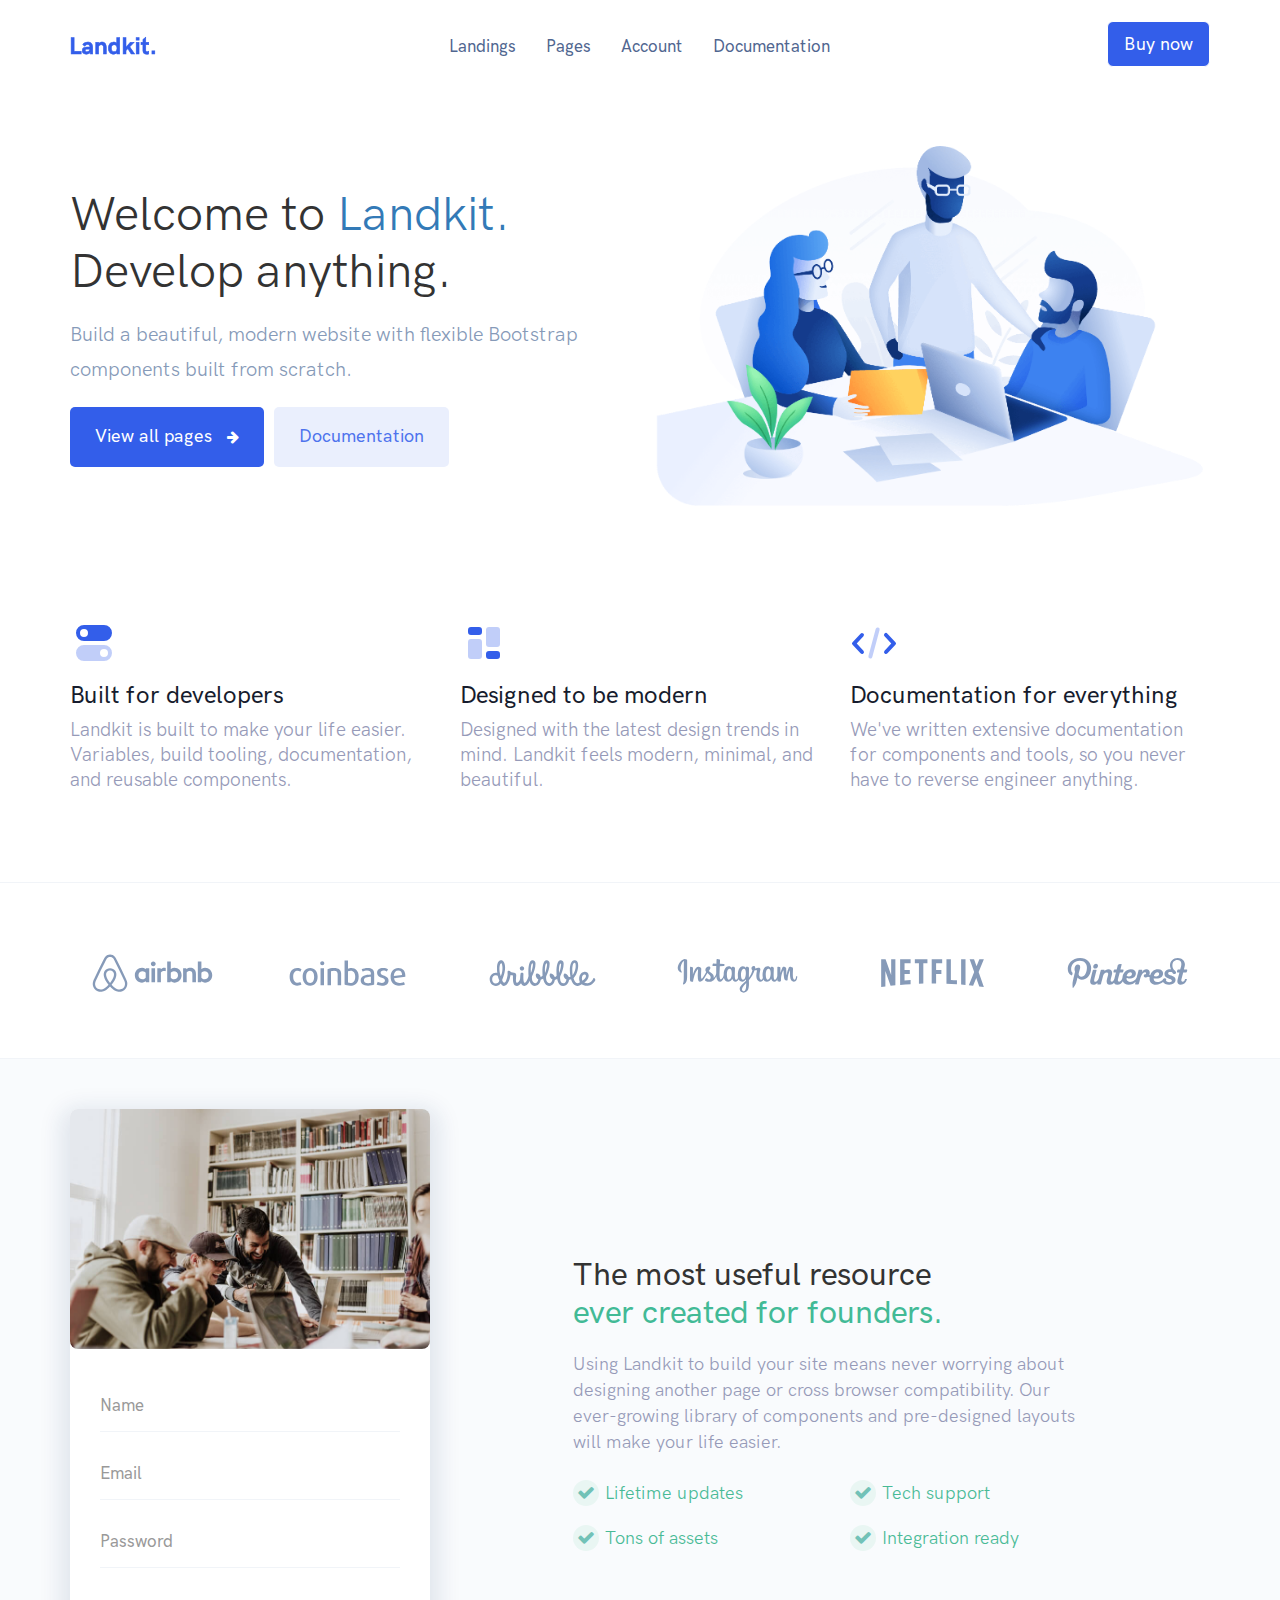
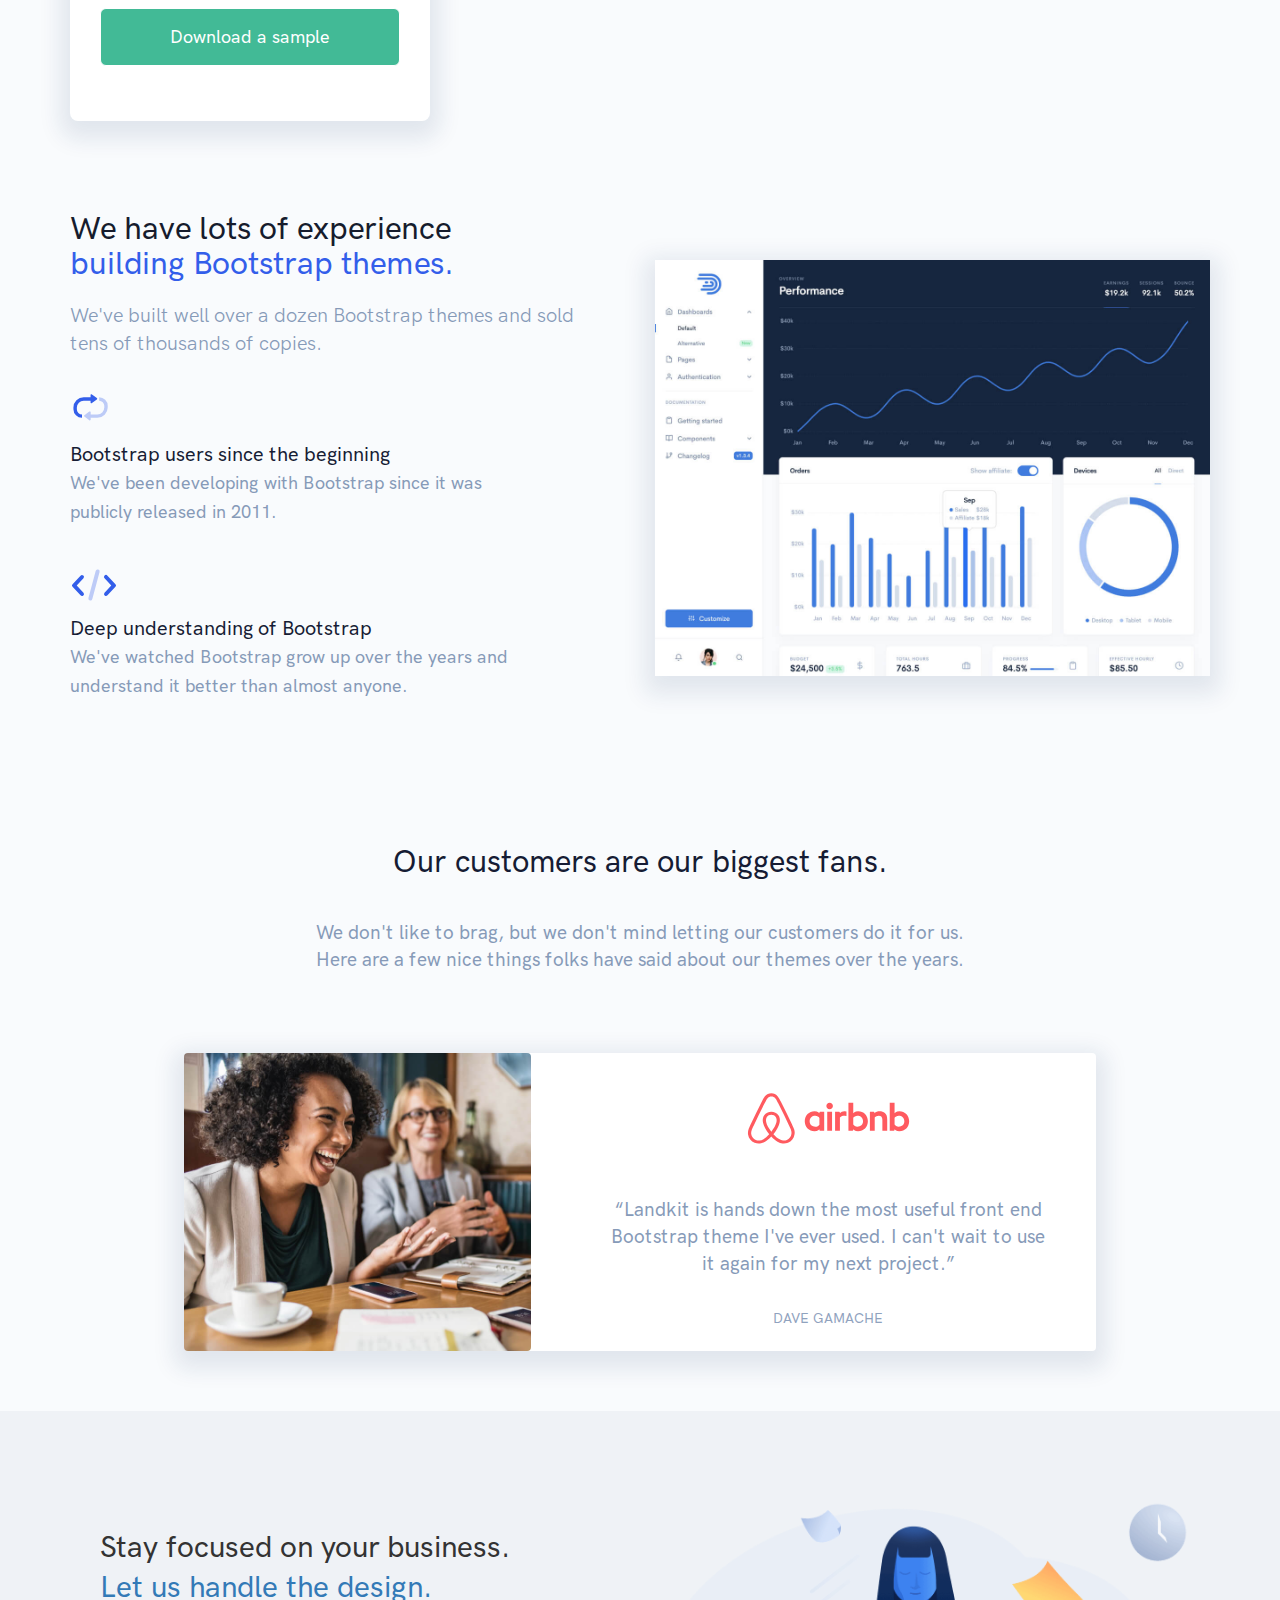
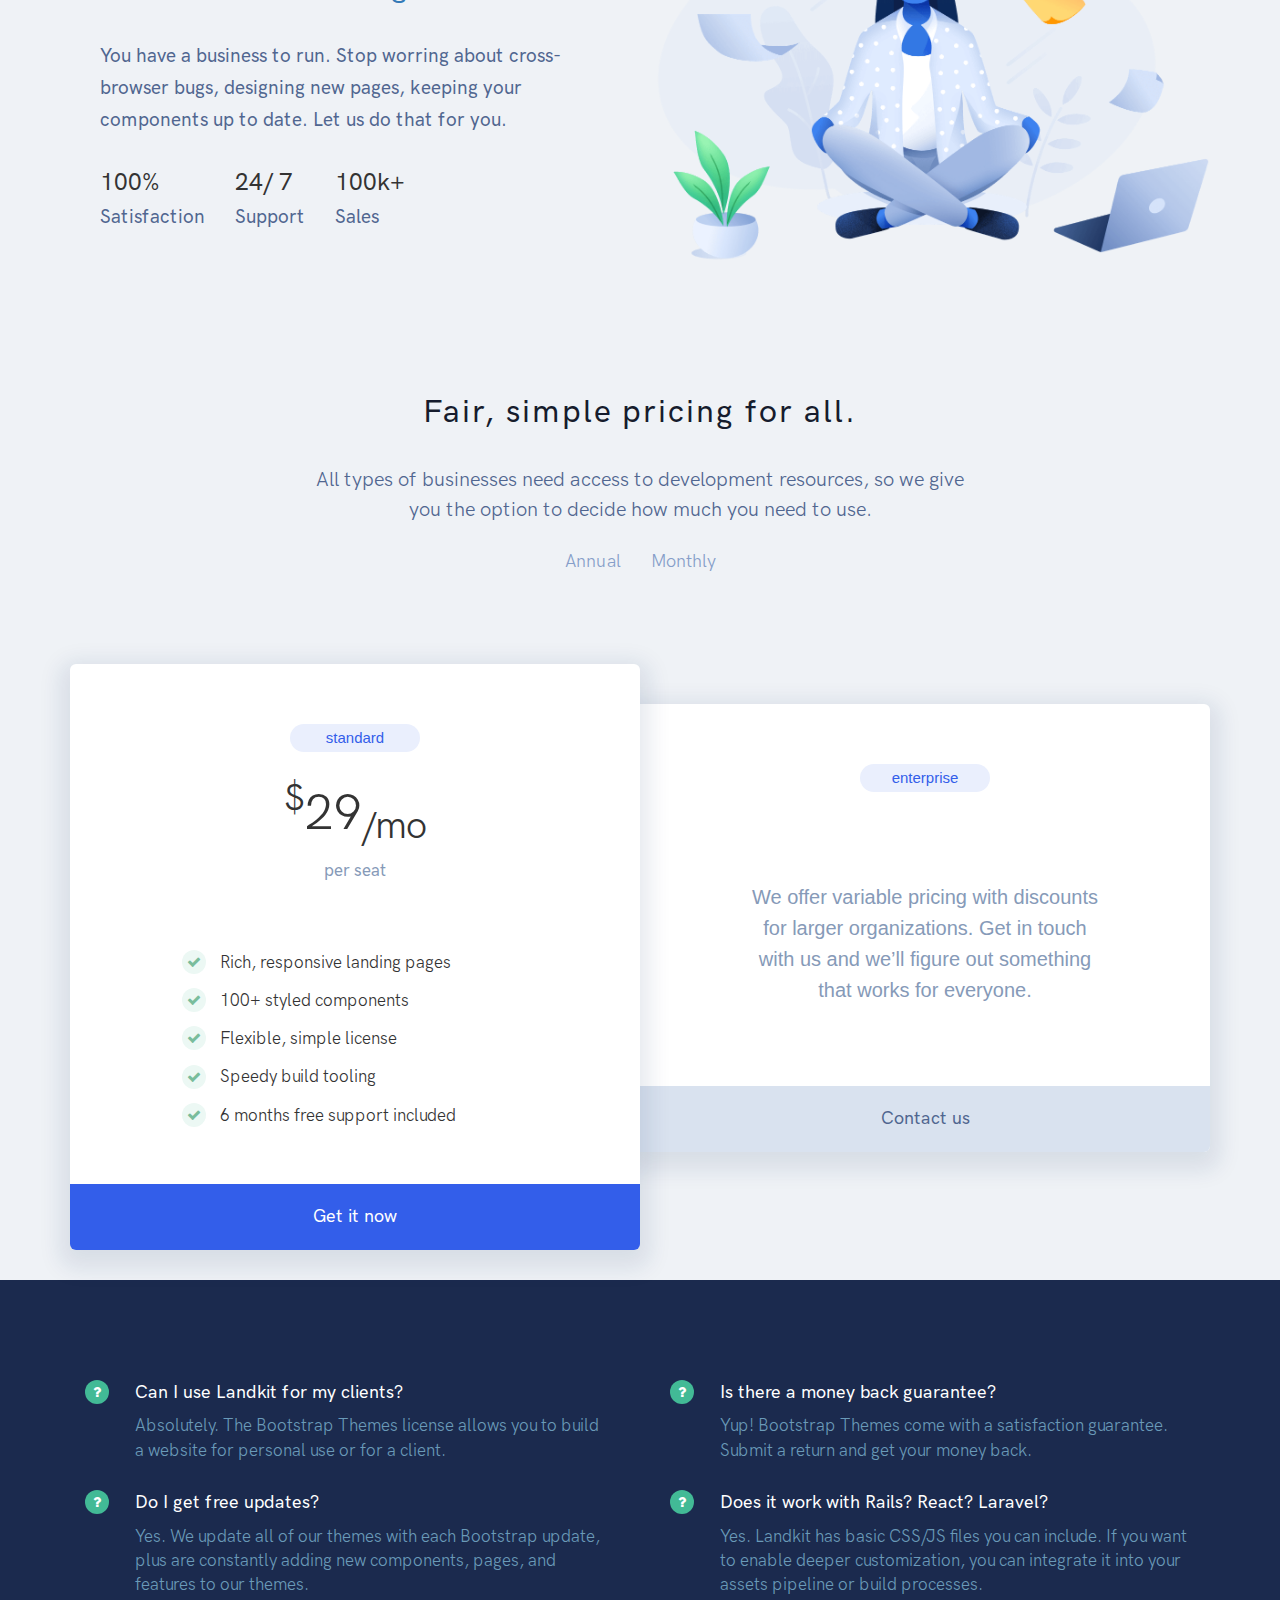
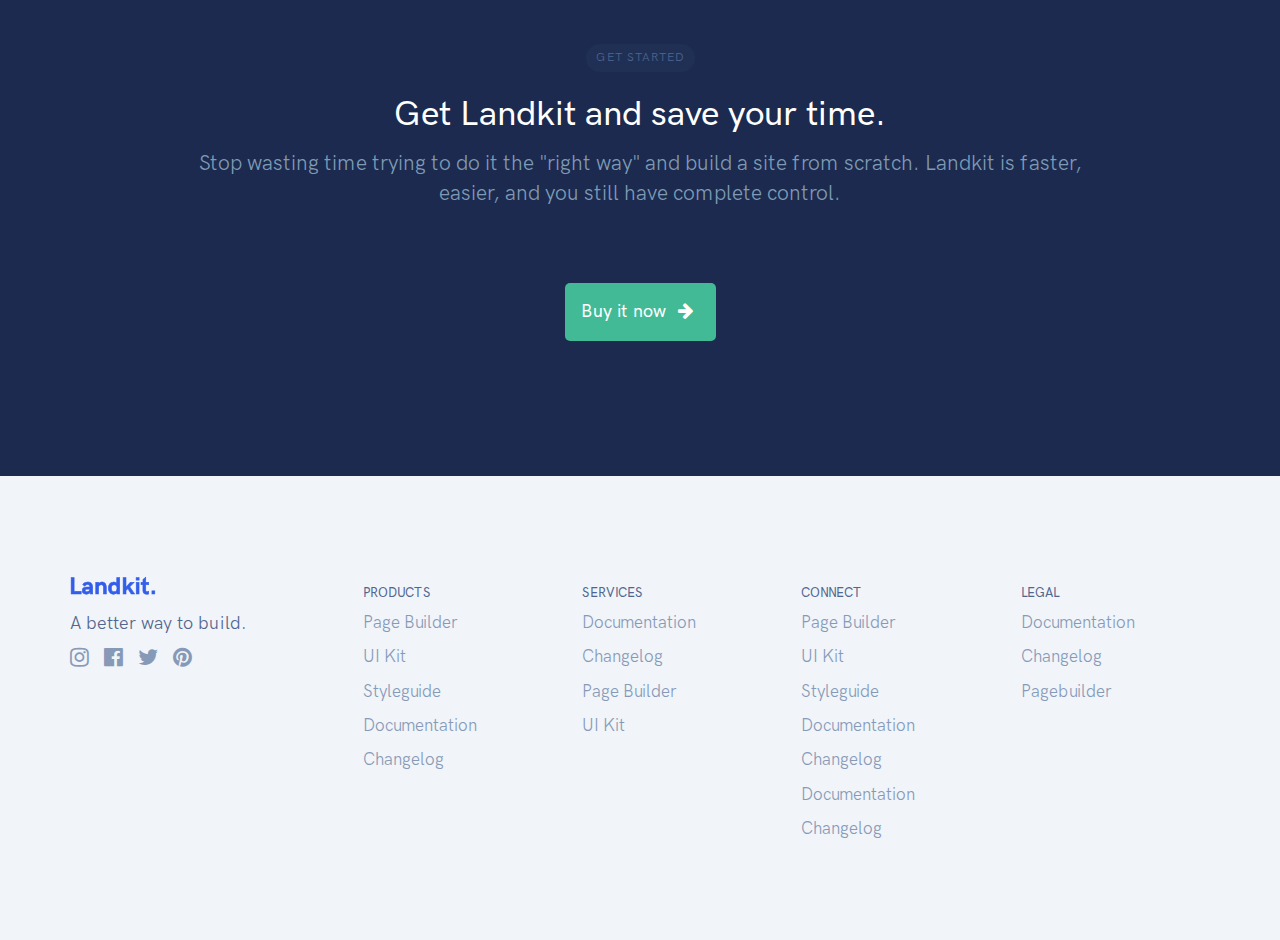
<file: index.html>
<!DOCTYPE html>
<html lang="en">

<head>
  <title>Landkit</title>
  <meta name="viewport" content="width=device-width, initial-scale=1.0">
  <link
    href="https://fonts.googleapis.com/css2?family=Poppins:ital,wght@0,100;0,200;0,300;0,400;0,500;0,600;0,700;0,800;0,900;1,100;1,300;1,400;1,500;1,600;1,700;1,800;1,900&family=Roboto:ital,wght@0,100;0,300;0,400;0,500;0,700;0,900;1,300;1,400;1,500;1,700;1,900&display=swap"
    rel="stylesheet">
  <link rel="stylesheet" href="https://cdnjs.cloudflare.com/ajax/libs/font-awesome/4.7.0/css/font-awesome.min.css" />
  <link rel="stylesheet" href="https://cdn.jsdelivr.net/npm/bootstrap@3.4.1/dist/css/bootstrap.min.css">
  <link rel="stylesheet" href="css/style.css">

</head>

<body>
      <nav class="navbar navbar-inverse">
        <div class="container">
          <div class="navbar-divice">
          <div class="navbar-header nav-logo">
            <button type="button" class="navbar-toggle collapsed" data-toggle="collapse" data-target="#navbar" aria-expanded="false" aria-controls="navbar">
              <span class="sr-only">Toggle navigation</span>
              <span class="icon-bar"></span>
              <span class="icon-bar"></span>
              <span class="icon-bar"></span>
            </button>
            <a class="navbar-brand" href="#"><img src="images/brand-logo.svg"></a>
          </div>
          <div id="navbar" class="navbar-collapse collapse" aria-expanded="false" style="height: 1px;">
            <div class="nav-menu">
              <div class="nav-menu-lft">
                <ul class="nav navbar-nav">
                  <li><a href="#">Landings</a></li>
                  <li><a href="#">Pages</a></li>
                  <li><a href="#">Account</a></li>
                  <li><a href="#">Documentation</a></li>
                </ul>
              </div>
              <div class="nav-menu-btn hide-desktop">
                <a class="btn btn-lg btn-primary" href="#" role="button">Buy now</a>
              </div>
            </div>
          </div><!--/.nav-collapse -->
          <div class="nav-menu-btn hide-mobile">
            <a class="btn btn-lg btn-primary" href="#" role="button">Buy now</a>
          </div>
          </div>
        </div>
      </nav>
  <section class="bannar">
    <div class="container">
      <div class="row ">
        <div class="col-md-6 col-sm-6">
          <div class="col-text">
            <h1>Welcome to <span class="text-primary">Landkit.</span><br>
              Develop anything.</h1>
            <p class="col-p">Build a beautiful, modern website with flexible Bootstrap components built from scratch.
            </p>
          </div>
          <div class="col-bottom">
            <div class="col-button-box">
              <div class="botton-box-1">
                <a href="#">View all pages
                  <i class="fa fa-arrow-right" aria-hidden="true"></i>
                </a>
              </div>
              <div class="button-box-2">
                <a href="#">Documentation</a>
              </div>
            </div>
          </div>
        </div>
        <div class="col-md-6 col-sm-6">
          <div class="col-img">
            <img src="images/bannar-img.png" class="img-responsive img-rounded">
          </div>
        </div>
      </div>
    </div>
  </section>
  <section class="feature">
    <div class="container">
      <div class="row">
        <div class="col-md-4 col-sm-4 icon-box">
          <div class="col-icon">
            <svg width="24" height="24" viewBox="0 0 24 24" xmlns="http://www.w3.org/2000/svg">
              <g fill="none" fill-rule="evenodd">
                <path d="M0 0h24v24H0z"></path>
                <path d="M7 3h10a4 4 0 110 8H7a4 4 0 110-8zm0 6a2 2 0 100-4 2 2 0 000 4z" fill="#335EEA"></path>
                <path d="M7 13h10a4 4 0 110 8H7a4 4 0 110-8zm10 6a2 2 0 100-4 2 2 0 000 4z" fill="#335EEA" opacity=".3">
                </path>
              </g>
            </svg>
          </div>
          <h3 class="feature-h">Built for developers</h3>
          <p class="feature-p">Landkit is built to make your life easier. Variables, build tooling, documentation, and
            reusable components. </p>
        </div>
        <div class="col-md-4 col-sm-4 icon-box">
          <div class="col-icon">
            <svg width="24" height="24" viewBox="0 0 24 24" xmlns="http://www.w3.org/2000/svg">
              <g fill="none" fill-rule="evenodd">
                <path d="M0 0h24v24H0z"></path>
                <path
                  d="M5.5 4h4A1.5 1.5 0 0111 5.5v1A1.5 1.5 0 019.5 8h-4A1.5 1.5 0 014 6.5v-1A1.5 1.5 0 015.5 4zm9 12h4a1.5 1.5 0 011.5 1.5v1a1.5 1.5 0 01-1.5 1.5h-4a1.5 1.5 0 01-1.5-1.5v-1a1.5 1.5 0 011.5-1.5z"
                  fill="#335EEA"></path>
                <path
                  d="M5.5 10h4a1.5 1.5 0 011.5 1.5v7A1.5 1.5 0 019.5 20h-4A1.5 1.5 0 014 18.5v-7A1.5 1.5 0 015.5 10zm9-6h4A1.5 1.5 0 0120 5.5v7a1.5 1.5 0 01-1.5 1.5h-4a1.5 1.5 0 01-1.5-1.5v-7A1.5 1.5 0 0114.5 4z"
                  fill="#335EEA" opacity=".3"></path>
              </g>
            </svg>
          </div>
          <h3 class="feature-h">Designed to be modern</h3>
          <p class="feature-p">Designed with the latest design trends in mind. Landkit feels modern, minimal, and
            beautiful. </p>
        </div>
        <div class="col-md-4 col-sm-4 icon-box">
          <div class="col-icon">
            <svg width="24" height="24" viewBox="0 0 24 24" xmlns="http://www.w3.org/2000/svg">
              <g fill="none" fill-rule="evenodd">
                <path d="M0 0h24v24H0z"></path>
                <path
                  d="M17.272 8.685a1 1 0 111.456-1.37l4 4.25a1 1 0 010 1.37l-4 4.25a1 1 0 01-1.456-1.37l3.355-3.565-3.355-3.565zm-10.544 0L3.373 12.25l3.355 3.565a1 1 0 01-1.456 1.37l-4-4.25a1 1 0 010-1.37l4-4.25a1 1 0 011.456 1.37z"
                  fill="#335EEA"></path>
                <rect fill="#335EEA" opacity=".3" transform="rotate(15 12 12)" x="11" y="4" width="2" height="16"
                  rx="1"></rect>
              </g>
            </svg>
          </div>
          <h3 class="feature-h">Documentation for everything</h3>
          <p class="feature-p">We've written extensive documentation for components and tools, so you never have to
            reverse engineer anything.</p>
        </div>
      </div>
    </div>
  </section>
  <section class="app">
    <div class="container">
      <div class="row">
        <div class="col-sm-2 col-xs-4 app-logo-column">
          <div class="img-fluid col-pic">
            <svg viewBox="0 0 2761 991" xmlns="http://www.w3.org/2000/svg">
              <path
                d="M1447.629 301.83c0 28.119-22.658 50.76-50.777 50.76-28.118 0-50.76-22.641-50.76-50.76s21.87-50.76 50.76-50.76c28.915.78 50.777 23.43 50.777 50.76zm-209.316 102.317v12.5s-24.202-31.256-75.75-31.256c-85.121 0-151.517 64.828-151.517 154.638 0 89.037 65.615 154.638 151.517 154.638 52.328 0 75.75-32.02 75.75-32.02v13.271c0 6.25 4.697 10.923 10.939 10.923h63.252V393.177h-63.252c-6.242.024-10.939 5.5-10.939 10.97zm0 188.21c-11.703 17.189-35.14 32.028-63.251 32.028-49.98 0-88.258-31.24-88.258-84.356 0-53.11 38.277-84.349 88.258-84.349 27.338 0 52.328 15.62 63.251 32.02v104.658zm121.058-199.156h74.97v293.664h-74.97V393.2zm1119.954-7.818c-51.548 0-75.766 31.255-75.766 31.255V251.85h-74.97v435.015h63.267c6.25 0 10.923-5.47 10.923-10.94v-13.27s24.218 32.02 75.75 32.02c85.137 0 151.518-65.585 151.518-154.623s-66.38-154.669-150.722-154.669zm-12.499 238.214c-28.906 0-51.548-14.824-63.267-32.02V486.92c11.719-15.62 36.709-32.02 63.267-32.02 49.98 0 88.25 31.24 88.25 84.349 0 53.109-38.261 84.348-88.25 84.348zm-177.28-110.891v174.939h-74.985V521.288c0-48.412-15.62-67.949-57.767-67.949-22.642 0-46.08 11.72-60.942 28.907v204.626h-74.955V393.21h59.335c6.25 0 10.938 5.469 10.938 10.938v12.5c21.87-22.658 50.76-31.256 79.652-31.256 32.808 0 60.147 9.386 82.016 28.126 26.543 21.87 36.709 49.98 36.709 99.189zm-450.65-127.323c-51.532 0-75.75 31.255-75.75 31.255V251.85h-74.97v435.015h63.251c6.25 0 10.939-5.47 10.939-10.94v-13.27s24.218 32.02 75.75 32.02c85.137 0 151.518-65.585 151.518-154.623.78-89.045-65.6-154.669-150.737-154.669zm-12.498 238.214c-28.891 0-51.533-14.824-63.252-32.02V486.92c11.719-15.62 36.709-32.02 63.252-32.02 49.996 0 88.257 31.24 88.257 84.349 0 53.109-38.261 84.348-88.257 84.348zm-203.05-238.214c22.641 0 34.36 3.917 34.36 3.917v69.5s-62.48-21.088-101.52 23.438v205.399H1481.2V393.2h63.267c6.25 0 10.923 5.469 10.923 10.938v12.5c14.075-16.409 44.535-31.256 67.957-31.256zM844.705 660.306c-3.901-9.37-7.81-19.52-11.711-28.119-6.258-14.051-12.507-27.338-17.96-39.83l-.781-.78c-53.897-117.156-111.68-235.858-172.606-352.999l-2.34-4.696a1536.65 1536.65 0 01-18.734-36.71c-7.817-14.067-15.62-28.89-28.119-42.958-24.99-31.24-60.918-48.427-99.18-48.427-39.057 0-74.198 17.188-99.96 46.859-11.72 14.052-20.317 28.891-28.12 42.958a1695.173 1695.173 0 01-18.732 36.71l-2.349 4.696c-60.138 117.141-118.709 235.85-172.598 353l-.788 1.552c-5.462 12.514-11.719 25.786-17.968 39.83-3.901 8.597-7.803 17.968-11.704 28.118-10.158 28.892-13.287 56.23-9.37 84.357 8.59 58.578 47.632 107.763 101.529 129.647 20.309 8.598 41.398 12.5 63.26 12.5 6.249 0 14.051-.78 20.308-1.569 25.779-3.12 52.33-11.703 78.107-26.543 32.02-17.968 62.48-43.73 96.84-81.22 34.36 37.49 65.6 63.252 96.84 81.22 25.786 14.84 52.329 23.422 78.1 26.543 6.249.796 14.066 1.568 20.316 1.568 21.87 0 43.73-3.9 63.252-12.499 54.677-21.884 92.938-71.85 101.536-129.647 6.203-27.331 3.082-54.654-7.068-83.56zm-352.219 40.61c-42.178-53.109-69.517-103.09-78.88-145.252-3.9-17.968-4.688-33.588-2.34-47.647 1.553-12.5 6.25-23.438 12.499-32.808 14.84-21.074 39.83-34.36 68.729-34.36 28.907 0 54.677 12.498 68.736 34.36 6.25 9.37 10.931 20.316 12.507 32.808 2.333 14.067 1.553 30.46-2.348 47.647-9.402 41.383-36.74 91.37-78.903 145.252zm311.6 36.71c-5.46 40.61-32.8 75.765-71.06 91.385-18.742 7.802-39.058 10.15-59.352 7.802-19.52-2.348-39.057-8.598-59.35-20.3-28.119-15.636-56.23-39.83-89.038-75.767 51.54-63.252 82.78-121.058 94.5-172.59 5.469-24.218 6.257-46.08 3.9-66.397-3.113-19.52-10.15-37.489-21.081-53.109-24.226-35.156-64.843-55.45-110.127-55.45-45.283 0-85.901 21.09-110.111 55.45-10.93 15.62-17.968 33.588-21.09 53.11-3.12 20.316-2.348 42.958 3.902 66.395 11.71 51.533 43.73 110.112 94.491 173.371-32.02 35.929-60.919 60.147-89.037 75.766-20.31 11.72-39.822 17.969-59.343 20.302a124.96 124.96 0 01-59.359-7.803c-38.261-15.62-65.6-50.776-71.061-91.386-2.341-19.52-.788-39.042 7.03-60.91 2.332-7.819 6.249-15.62 10.15-24.991 5.47-12.499 11.703-25.786 17.96-39.057l.788-1.553c53.882-116.376 111.672-235.085 171.81-350.666l2.341-4.697c6.258-11.703 12.507-24.202 18.749-35.92 6.25-12.5 13.271-24.219 21.87-34.377 16.4-18.725 38.26-28.891 62.478-28.891 24.218 0 46.08 10.166 62.48 28.891 8.598 10.182 15.62 21.9 21.87 34.376 6.256 11.719 12.506 24.218 18.74 35.921l2.348 4.697a10341.109 10341.109 0 01171.038 351.446v.78c6.257 12.515 11.719 26.559 17.968 39.073 3.901 9.355 7.81 17.157 10.15 24.975 6.235 20.285 8.575 39.822 5.447 60.123z"
                fill="currentColor" fill-rule="nonzero"></path>
            </svg>
          </div>
        </div>
        <div class="col-sm-2 col-xs-4 app-logo-column">
          <div class="img-fluid col-pic">
            <svg viewBox="0 0 2761 991" xmlns="http://www.w3.org/2000/svg">
              <path
                d="M326.558 759C247.442 759 170 702.045 170 573.476c0-128.987 77.442-185.105 156.558-185.105 38.93 0 69.489 10.051 91.256 24.29l-23.86 52.349c-14.652-10.47-36.42-17.17-58.187-17.17-47.72 0-91.255 37.69-91.255 124.799 0 87.108 44.79 125.636 91.255 125.636 21.768 0 43.535-6.7 58.186-17.17l23.861 53.605C395.209 749.787 365.488 759 326.558 759zm272.512 0c-100.884 0-156.558-79.989-156.558-185.524s55.255-185.105 156.558-185.105c100.883 0 156.558 79.151 156.558 185.105C755.628 679.011 699.953 759 599.07 759zm0-313.255c-56.093 0-83.721 50.255-83.721 126.894 0 76.638 27.628 127.312 83.72 127.312 56.094 0 83.722-50.674 83.722-127.312 0-76.639-27.628-126.894-83.721-126.894zm253.674-114.748c-23.86 0-43.116-18.427-43.116-41.042 0-22.614 19.256-41.041 43.116-41.041s43.116 18.427 43.116 41.041c0 22.615-19.674 41.042-43.116 41.042zm-36.418 64.493h72.837v355.972h-72.837V395.49zm358.325 355.972V514.008c0-41.46-25.116-67.425-74.511-67.425-26.373 0-50.652 4.606-65.303 10.47V751.88h-72V413.498c35.582-14.657 81.21-25.127 136.884-25.127 99.628 0 147.767 43.554 147.767 118.936v244.574h-72.837v-.42zm264.14 7.538c-46.047 0-91.675-11.307-119.721-25.127V233h72v171.704c17.163-7.957 44.79-14.658 69.488-14.658 91.675 0 154.047 66.169 154.047 175.054 0 134.432-69.489 193.9-175.814 193.9zM1448 446.583c-19.674 0-43.116 4.606-56.93 11.726v233.685c10.465 4.606 30.977 9.213 51.488 9.213 57.349 0 99.628-39.785 99.628-130.662.419-77.895-36.419-123.962-94.186-123.962zM1810.512 759c-102.14 0-154.047-41.46-154.047-111.817 0-99.253 105.488-116.842 213.07-122.705v-22.615c0-44.81-29.721-60.724-75.349-60.724-33.488 0-74.512 10.47-98.372 21.777l-18.419-49.418c28.465-12.563 76.605-25.127 124.326-25.127 84.977 0 136.884 33.084 136.884 121.03v224.472c-25.535 13.82-77.86 25.127-128.093 25.127zm59.441-186.361c-72.837 3.769-145.255 10.05-145.255 73.288 0 37.69 28.883 60.724 83.72 60.724 23.024 0 50.233-3.769 61.535-9.213v-124.8zM2101.023 759c-41.442 0-84.976-11.307-110.93-25.127l24.28-55.28c18.418 11.307 57.348 23.033 84.557 23.033 38.93 0 64.884-19.265 64.884-48.999 0-32.246-27.21-44.81-63.21-58.211-47.72-18.008-100.883-39.785-100.883-106.373 0-58.63 45.628-99.672 124.744-99.672 43.116 0 78.698 10.47 103.814 25.127l-22.605 50.255c-15.907-10.05-47.72-20.94-73.255-20.94-37.675 0-58.605 19.684-58.605 45.649 0 32.247 26.372 43.554 61.535 56.955 49.395 18.427 104.232 38.948 104.232 108.467C2239.163 717.12 2190.186 759 2101.023 759zm489.35-187.199l-236.513 33.084c7.117 64.075 48.977 96.322 108.838 96.322 35.581 0 74.093-8.795 98.372-21.777l20.93 54.024c-27.628 14.657-75.349 25.127-124.326 25.127-112.186 0-174.976-72.032-174.976-185.524 0-108.885 60.697-185.105 160.325-185.105 92.512 0 147.35 60.725 147.35 156.628.836 8.794.836 18.008 0 27.221zm-147.768-130.662c-55.256 0-91.675 42.297-92.93 116.423l172.465-23.87c-.838-61.982-32.233-92.553-79.535-92.553z"
                fill="currentColor" fill-rule="nonzero"></path>
            </svg>
          </div>
        </div>
        <div class="col-sm-2 col-xs-4 app-logo-column">
          <div class="img-fluid col-pic">
            <svg viewBox="0 0 2761 991" xmlns="http://www.w3.org/2000/svg">
              <path
                d="M951.211 442.866c25.294 0 45.797-20.48 45.797-45.739 0-25.263-20.503-45.738-45.797-45.738-25.294 0-45.797 20.475-45.797 45.738 0 25.26 20.503 45.739 45.797 45.739zm1511.432 156.271c-6.967-4.891-12.345-5.702-16.808 3.797-76.919 166.334-206.54 83.33-193.664 90.636 28.751-13.132 104.37-73.682 92.94-157.289-6.94-51.095-50.864-73.76-97.486-65.644-81.381 14.166-111.32 101.806-96.078 179.397 2.667 13.325 7.432 24.315 12.193 35.08-91.965 74.669-128.486-66.842-132.63-83.753-.164-.905 71.01-60.137 90.805-201.281 20.748-147.928-26.516-174.864-74.847-174.023-89.436 1.556-113.603 188.124-81.135 343.615-2.72.707-15.375 7.706-35.71 8.49-14.632-45.97-77.156-86.266-93.519-70.738-40.954 38.842 9.932 114.782 45.737 120.738-21.51 132.267-156.021 99.51-130.982-66.2 43.803-81.215 77.117-201.975 71.173-274.877-2.106-25.81-21.219-60.39-64.443-58.675-83.139 3.284-92.177 189.904-82.43 322.356-.484-3.263-5.111 16.092-39.18 25.715-8.06-44.66-80.083-89.49-97.038-67.937-31.738 40.338 23.266 112.262 49.32 117.278-21.51 132.263-156.017 99.505-130.977-66.204 43.802-81.21 77.112-201.971 71.168-274.873-2.106-25.814-21.215-60.395-64.443-58.684-83.139 3.288-92.177 189.908-82.43 322.36-.489-3.314-5.224 16.679-40.683 26.142-1.187-57.942-73.474-84.511-90.839-66.023-30.948 32.956 7.088 100.574 42.275 117.282-21.508 132.263-156.016 99.505-130.977-66.204 43.803-81.21 77.117-201.971 71.17-274.873-2.103-25.814-21.216-60.395-64.445-58.684-83.134 3.288-89.824 199.29-80.078 331.738-27.383 117.14-119.214 263.426-107.284-29.616 1.179-20.557 2.465-28.361-7.8-36.058-7.691-5.982-25.181-3.103-34.742-2.866-11.62.465-14.534 7.253-17.102 17.514-5.982 26.496-7.057 52.181-7.912 87.227-.56 16.394-1.877 24.043-8.201 46.397-6.315 22.35-42.344 63.201-62.07 56.37-27.366-9.395-18.388-86.528-13.26-139.524 4.273-41.88-9.41-60.688-44.467-67.527-20.525-4.271-32.995-3.616-54.37-10.344-20.213-6.36-24.785-44.535-67.897-31.813-23.58 6.964-8.421 56.848-14.089 93.82-27.862 181.871-85.835 186.866-112.731 98.518 121.131-296.205 35.04-412.978-15.353-412.978-52.488 0-112.486 36.097-87.08 267.059-12.353-3.599-16.152-5.538-29.675-5.538-76.482 0-128.59 61.731-128.59 137.882 0 76.151 52.112 137.887 128.595 137.887 45.15 0 76.849-20.501 100.857-52.216 15.664 22.397 34.738 52.56 69.619 51.203 103.969-4.043 134.205-216.977 137.775-228.854 11.115 1.71 21.63 4.947 31.894 6.658 17.102 2.564 18.345 9.322 17.956 26.496-4.532 144.82 22.234 195.528 82.948 195.528 33.828 0 63.978-33.185 84.749-56.913 15.513 31.968 40.233 55.934 73.396 56.908 80.358 1.996 111.126-125.884 108.32-109.055-2.201 13.205 26.071 108.335 108.8 108.68 102.475.431 121.523-112.085 123.794-130.93.284-3.75.41-3.362 0 0l-.078 1.142c32.533-6.043 49.32-23.458 49.32-23.458s26.122 154.996 122.887 153.25c100.486-1.818 119.435-103.525 121.921-123.358.328-4.706.522-4.155 0 0l-.039.582c38.645-14.037 48.81-28.125 48.81-28.125s20.762 151.914 122.888 153.242c91.007 1.19 124.736-91.86 124.934-130.806 15.35.164 43.743-9.093 43.078-9.62 0 0 33.335 132.824 126.427 139.646 43.708 3.202 76.495-24.557 95.186-37.218 43.923 35.515 190.185 80.879 282.538-75.453 13.036-22.436-14.99-48.94-19.911-52.401zM400.883 712.64c-44.623 0-73.236-41.196-73.236-85.615 0-44.415 26.265-85.611 70.888-85.611 20.08 0 31.25 2.206 46.889 15.786 2.836 11.158 10.873 36.895 14.784 48.582 5.24 15.64 11.473 28.953 17.757 43.441-8.978 37.162-38.411 63.417-77.082 63.417zm108.739-154.134c-1.856-2.952-1.468-1.138-3.544-3.926-8.18-22.216-23.943-71.803-25.769-128.126-2.063-63.713 8.572-138.395 39.927-138.395 21.245 0 43.824 151.355-10.619 270.447h.005zm628.3-66.386c-5.033-37.808-5.297-206.358 35.23-201.716 22.376 9.05-14.188 168.097-35.23 201.716zm295.928 0c-5.033-37.808-5.296-206.358 35.23-201.716 22.377 9.05-14.188 168.097-35.23 201.716zm293.58 2.349c-5.037-37.813-5.296-206.362 35.226-201.72 22.376 9.05-14.188 168.1-35.226 201.72zm324.11-213.93c37.052-3.835 35.524 157.715-38.848 259.707-9.59-36.865-24.297-247.05 38.848-259.711v.004zm155.736 347.623c-11.9-60.02 18.85-99.44 50.55-103.763 11.08-1.767 27.136 5.4 30.34 18.799 5.265 25.25-.765 62.705-71.714 110.227.104.405-6.522-11.894-9.172-25.263h-.004z"
                fill="currentColor" fill-rule="nonzero"></path>
            </svg>
          </div>
        </div>
        <div class="col-sm-2 col-xs-4 app-logo-column">
          <div class="img-fluid col-pic">
            <svg viewBox="0 0 2761 991" xmlns="http://www.w3.org/2000/svg">
              <path
                d="M273.497 198.251c-22.863 0-52.502 24.245-69.987 40.383-38.441 34.122-73.259 96.865-73.259 147.225 0 71.56 60.859 98.571 76.252 98.571 5.075 0 9.401-2.617 9.401-9.504 0-5.398-3.423-9.89-6.829-14.505-14.094-21.546-18.621-42.11-18.621-69.845 0-57.825 26.67-110.828 48.791-135.082 4.08-4.39 13.296-13.872 16.054-13.872 2.738 0 3.416 2.23 3.416 9.122l-2.57 378.481c0 59.167-17.072 82.67-17.072 96.602 0 6.121 2.65 7.71 7.71 7.71 23.959 0 47.835-29.202 54.6-39.852 20.976-36.232 26.12-64.515 26.12-146.097V229.55c0-8.609-2.414-12.33-10.592-17.638-11.96-7.595-25.664-13.66-43.414-13.66zm685.043 1.056c-11.268 0-16.086 5.891-16.619 24.12l-2.5 75.475-66.008-2.287c-4.004-.103-5.814 1.163-7.565 4.682-5.606 10.51-8.556 18.746-8.556 32.46 0 11.166 5.062 12.357 9.577 12.357l68.678 1.972-.21 144.197c0 30.583-19.3 70.258-53.543 103.256 0 0 2.945-9.963 2.777-20.415 0-29.588-19.041-56.4-44.427-75.373l-61.96-46.612c12.989-15.025 34.993-44.825 34.993-69.988 0-19.51-12.267-27.705-35.135-27.705-32.275 0-69.705 29.56-69.705 73.401 0 15.981 7.11 30.365 17.918 41.366-14.922 28.314-36.036 65.566-51.714 92.095-11.842 20.313-31.874 51.434-43.726 51.434-8.739 0-12.778-13.749-12.778-66.571 0-43.887 3.118-91.602 4.682-137.403 0-10.498-1.722-20.183-15.35-29.677-12.538-8.033-28.02-19.252-43.97-19.252-35.455 0-59.609 32.625-76.178 64.527-17.147 33.063-26.419 60.926-39.5 101.352l1.444-139.127c.446-9.92-2.06-13.772-9.997-17.147-10.298-4.367-25.456-9.402-38.901-9.402-11.237 0-12.603 4.845-12.603 16.651l-1.512 166.94-.172 64.387c0 58.05 7.27 67.73 41.716 67.73 19.072 0 25.18-2.24 25.559-18.093.523-10.485 5.538-35.888 12.322-61.364 19.842-75.195 43.353-134.67 83.891-180 4.227-4.4 7.495-2.825 6.83 3.413 0 0-6.41 101.765-6.41 143.389 0 74.03 11.392 112.658 48.227 112.658 36.15 0 71.656-46.45 91.038-77.806l62.175-103.994c40.288 34.33 68.4 60.946 68.4 93.326 0 20.125-12.697 39.815-32.039 39.815-24.171 0-39.614-25.49-55.94-25.49-13.552 0-30.944 26.16-30.944 41.016 0 14.024 30.603 33.863 85.513 33.863 81.059 0 124.542-55.628 150.638-117.23 4.995 73.114 34.127 115.822 79.562 115.822 29.803 0 64.247-37.653 79.915-83.647 0 0 1.547 11.94 13.446 36.402 16.38 31.944 41.28 46.611 72.208 46.611 38.468 0 71.371-23.32 91.459-62.452 3.045 29.652 27.943 62.307 67.98 62.307 25.133 0 48.046-19.257 63.086-50.976 0 0 19.482 52.388 75.83 52.388 31.65 0 69.127-29.32 78.084-50.623l.986 30.98-83.606 77.1c-24.277 23.566-50.1 57.425-50.1 94.913 0 47.677 45.015 75.092 84.63 75.092 41.178 0 68.5-26.088 83.468-47.948 18.836-28.285 26.792-81.596 26.792-133.708l-1.867-78.361c56.349-61.94 100.45-147.553 120.083-208.129l42.772-1.126c8.286-.558 7.873 2.705 6.727 7.535-7.517 31.767-14.082 67.743-14.082 103.571 0 59.192 13.634 84.95 33.231 106.001 17.04 17.638 33.984 23.587 51.82 23.587 34.88 0 56.776-28.804 63.72-46.962 16.38 31.944 40.509 46.821 71.43 46.821 38.47 0 71.374-23.32 91.464-62.452 3.045 29.652 27.938 62.307 67.978 62.307 29.912 0 47.262-17.26 60.906-49.78.275 10.46.678 21.612.986 32.068.36 5.41 4.685 8.833 8.556 10.245 12.715 4.812 23.876 7.22 33.901 7.22 26.147 0 31.825-5.37 31.825-22.463 0-28.19.826-72.733 8.836-108.496 8.504-35.606 21.337-75.914 39.044-103.96 1.594-2.897 5.5-2.136 5.67 1.375 2.543 60.007 6.557 161.589 22.32 187.885 7.779 12.543 19.808 21.685 37.809 21.685 8.44 0 18.788-3.6 21.436-5.844 2.683-2.092 4.034-4.417 3.871-8.729 0-76.711 23.924-150.978 47.88-200.91.659-1.482 2.526-1.597 2.463.352l-1.336 55.273c0 90.78 6.544 148.133 51.89 175.706a59.42 59.42 0 0029.184 7.565c23.2 0 44.239-12.958 54.637-33.796 8.47-16.194 16.406-47.363 16.406-65.018 0-6.834.08-17.958-11.123-17.958-6.144 0-9.835 4.53-11.304 11.371-3.571 14.83-6.502 27.548-12.042 42.21-5.296 13.997-13.198 22.147-22.568 22.147-11.006 0-16.591-8.66-19.785-14.014-14.044-21.421-15.17-70.63-15.17-111.704l3.381-105.718c0-8.747-3.651-19.215-17.147-26.932-9.06-5.215-31.972-15.033-46.011-15.033-13.018 0-19.32 7.373-24.012 18.196-8.811 19.44-38.255 95.688-46.15 157.68-.284 1.634-2.32 1.98-2.463-.105-4.104-43.839-6.21-96.66-6.164-132.295 0-10.773-2.635-26.173-25.488-36.153-11.106-4.608-20.293-7.428-31.512-7.428-13.919 0-16.912 6.812-21.897 15.838-15.768 29.135-26.671 67.128-43.015 115.05l.248-109.66c0-5.127-3.143-11.848-12.147-13.658-22.325-5.13-32.668-7.46-41.47-7.46-6.408 0-9.93 5.108-9.93 10.63l-1.198 186.973c-4.32 22.888-21.82 77.52-46.647 77.52-20.378 0-29.887-20.646-29.887-106.947l3.698-140.258c0-8.859-5.815-12.58-14.291-16.331-12.12-4.815-21.762-6.727-34.08-6.727-15.46 0-20.765 7.4-17.637 25.175-16.995-22.993-33.984-35.7-64-35.7-60.26 0-105.682 72.485-105.682 177.82-.591 29.537 6.546 58.894 6.546 58.894-5.453 24.515-18.27 44.497-35.978 44.497-22.34 0-36.577-31.584-36.577-86.321 0-54.9 20.91-116.82 20.91-133.602 0-19.512-12.784-31.856-35.415-31.856-11.336 0-53.39 9.54-74.95 12.67 0 0 2.433-10.268 2.253-18.341 0-19.24-9.027-31.296-31.437-31.296-27.385 0-47.492 19.554-47.492 52.915 0 14.967 8.62 28.816 20.032 36.256-14.812 61.782-38.896 107.728-74.387 159.057l2.99-207.848c0-6.757-1.799-10.954-15.034-16.091-6.997-3.023-18.401-6.514-32.776-6.514-20.833 0-19.454 14.877-18.34 26.016-9.533-16.902-30.4-36.965-62.596-36.965-87.732 0-114.667 133.784-101.459 228.794 0 11.584-11.311 52.703-36.86 52.703-20.377 0-29.887-20.646-29.887-106.947l3.734-140.258c0-8.861-5.856-12.582-14.332-16.331-12.12-4.815-21.726-6.727-34.044-6.727-15.463 0-20.768 7.4-17.64 25.173-16.994-22.993-34.019-35.701-64.036-35.701-60.26 0-106.284 66.291-106.284 171.622 0 40.208-34.62 101.564-58.897 101.564-13.486 0-27.845-24.757-27.845-88.01.067-43.116 5.948-189.893 5.948-189.893l84.738-1.374c4.044-.038 6.386-4.457 7.885-7.18 3.891-7.895 5.773-13.153 5.773-22.6 0-8.523-1.706-11.637-12.637-12.252l-84.457-5.07 3.593-78.679c.253-4.967-2.745-8.206-8.168-10.63-16.349-6.394-36.399-12.578-49.097-12.58zm256.462 206.157c22.593 0 45.518 20.605 45.518 93.711 0 92.047-33.533 134.872-59.32 134.872-24.173 0-42.524-34.121-42.524-101.143 0-67.746 17.92-127.44 56.326-127.44zm813.642 0c22.593 0 45.518 20.605 45.518 93.711 0 92.047-33.533 134.872-59.32 134.872-24.173 0-42.527-34.121-42.527-101.143.003-67.746 17.923-127.44 56.329-127.44zm-516.059.423c29.484 0 42.528 30.39 42.528 89.309 0 88.831-26.407 139.41-58.476 139.41-20.473 0-44.015-33.617-42.773-99.735 0-42.275 13.783-128.984 58.721-128.984zm49.917 297.162v34.99c0 116.106-30.938 135.924-55.798 135.924-9.42 0-32.492-7.115-32.492-35.839 0-40.152 41.98-85.83 55.025-99.945l33.265-35.13z"
                fill="currentColor" fill-rule="nonzero"></path>
            </svg>
          </div>
        </div>
        <div class="col-sm-2 col-xs-4 app-logo-column">
          <div class="img-fluid col-pic">
            <svg viewBox="0 0 2761 991" xmlns="http://www.w3.org/2000/svg">
              <path
                d="M2140.629 749.008c29.915 2.896 59.815 6.007 89.644 9.225l65.859-162.412 62.6 177.393a7894.176 7894.176 0 0196.232 12.643l-109.75-311.073L2455 204.021h-92.981l-.967 1.33-59.307 146.273-52.068-147.581h-91.807l94.779 268.625-112.013 276.34h-.007zm-69.432-6.364V204.02h-91.77v531.064c30.609 2.36 61.233 4.892 91.77 7.552v.007zm-689.374-30.12c24.774 0 49.52.186 74.222.386V515.03h110.244v-84.267h-110.237V288.388h126.97v-84.367h-219.099v508.575c5.95 0 11.929-.093 17.9-.072zm-284.928 5.149a8147.87 8147.87 0 0191.82-2.746V288.402h85.779v-84.36h-263.377v84.36h85.792v429.27h-.014zm-701.862 56.793V453.568l108.662 307.94a7954.136 7954.136 0 01100.442-10.605V204.03h-88.055v332.396L398.828 204.03H307V786h.551c29.092-4.019 58.284-7.837 87.482-11.534zM922.625 288.38v-84.352h-219.12v537.757a7890.227 7890.227 0 01218.941-15.81v-84.432a7642.138 7642.138 0 00-126.805 8.445V515.066h110.244v-84.317H795.64V288.38h126.984zm842.27 349.13V204h-92.171v513.98c73.32 2.69 146.352 6.436 219.142 11.156v-84.481a8007.367 8007.367 0 00-126.97-7.151v.007z"
                fill="currentColor" fill-rule="nonzero"></path>
            </svg>
          </div>
        </div>
        <div class="col-sm-2 col-xs-4 app-logo-column">
          <div class="img-fluid col-pic">
            <svg viewBox="0 0 2761 991" xmlns="http://www.w3.org/2000/svg">
              <path
                d="M705.019 399.95c27.127 0 53.153-22.584 57.68-50.446 5.35-27.119-13.037-49.703-40.144-49.703-27.115 0-53.145 22.584-57.74 49.703-5.29 27.862 12.342 50.446 40.204 50.446zm1840.855 80.607h60.682c8.316 0 13.186-3.377 15.059-11.137a2716.172 2716.172 0 018.961-35.996c1.796-6.984-2.271-12.278-10.015-12.278h-59.879c4.314-17.161 21.107-72.876 21.107-109.2 0-72.54-61.598-134.244-149-134.244-98.708 0-162.925 66.243-162.925 159.455 0 27.188 10.144 58.879 22.717 78.537-5.411-.309-10.83-.462-16.25-.46-75.002 0-122.244 40.685-122.244 99.887 0 55.562 43.8 77.153 85.038 91.522 36.63 12.766 70.362 18.706 70.362 47.322 0 19.295-18.56 30.618-54.884 30.618-43.098 0-66.783-20.296-72.803-27.995 4.083-3.208 10.156-10.846 10.156-23.573 0-17.802-12.505-32.332-35.73-32.332-19.65 0-36.263 16.027-40.435 37.11-31.561 25.82-66.008 42.553-114.864 42.553-48.105 0-73.074-25.021-73.074-78.263 11.278 3.434 40.645 7.558 60.053 7.558 81.455 0 136.968-37.01 136.968-111.124 0-39.854-34.987-81.709-104.204-81.709h-.157c-91.038 0-142.032 57.668-164.297 121.098a1300.764 1300.764 0 00-18.747-4.374c4.98-14.07 8.554-30.375 8.554-48.452 0-31.328-19.4-68.272-71.314-68.272-36.162 0-70.463 23.685-94.237 59.185 5.915-23.157 9.837-38.578 10.091-39.611 1.55-6.057-.972-12.803-10.418-12.803h-53.282c-7.594 0-12.953 2.683-15.112 11.33-1.448 5.766-19.755 77.597-37.577 147.54-11.226 43.61-69.298 97.897-142.287 97.897-48.113 0-73.061-26.667-73.061-79.93 12.589 5.012 40.64 9.22 60.04 9.22 84.768 0 136.968-37.008 136.968-111.123 0-39.854-34.983-81.709-104.207-81.709h-.15c-102.513 0-165.31 79.623-175.95 169.902-4.426 37.53-36.101 89.064-70.439 89.064-16.729 0-26.058-10.507-26.058-28.346 0-15.405 10.846-53.076 22.733-100.286 3.983-15.793 10.027-39.886 16.73-66.581h55.73c8.297 0 13.163-3.377 15.047-11.137 2.668-11.173 7.562-30.666 8.95-35.996 1.796-6.984-2.247-12.278-10.015-12.278h-54.803s25.23-100.674 25.832-103.26c2.429-10.237-6.137-16.144-15.1-14.26 0 0-42.359 8.292-50.215 9.93-7.896 1.598-14.025 5.936-16.878 17.319l-22.435 90.27h-44.005c-8.296 0-13.175 3.386-15.035 11.13a3732.041 3732.041 0 01-8.95 36.003c-1.82 6.985 2.244 12.279 10.003 12.279h43.155c-.307 1.235-15.587 59.363-27.947 111.418-5.818 25.033-25.303 83.61-57.212 83.61-19.061 0-27.115-9.616-27.115-30.239 0-32.477 31.97-113.779 31.97-150.67 0-49.28-26.438-77.832-80.6-77.832-34.14 0-69.54 22.044-84.541 41.391 0 0 4.551-15.837 6.109-21.926 1.662-6.432-1.788-12.75-10.233-12.75H837.25c-11.27 0-14.385 6.024-16.04 12.65-.661 2.658-19.743 77.588-38.062 149.52-12.528 49.255-42.972 90.412-75.523 90.412-16.737 0-24.19-10.503-24.19-28.341 0-15.414 9.959-53.448 21.842-100.653 14.457-57.471 27.212-104.797 28.576-110.325 1.78-7.086-1.388-13.26-10.52-13.26H670.06c-9.652 0-13.098 5.065-15.132 12.102 0 0-14.994 56.76-30.871 119.948-11.532 45.858-24.267 92.567-24.267 114.513 0 39.164 17.585 68.684 65.928 68.684 37.312 0 66.84-18.92 89.387-43.03-3.312 13.05-5.427 21.31-5.64 22.153-1.946 7.46.41 14.054 9.2 14.054h54.516c9.49 0 13.138-3.817 15.12-12.093 1.908-7.897 42.625-168.05 42.625-168.05 10.761-43.02 37.38-71.508 74.829-71.508 17.758 0 33.127 11.758 31.348 34.608-1.977 25.138-32.292 115.446-32.292 155.081 0 30 11.124 68.813 67.598 68.813 38.494 0 66.832-18.456 87.438-42.275 7.546 25.28 27.535 42.275 64.201 42.275 60.937 0 97.667-36.141 119.247-72.444 17.907 42.178 59.847 72.424 121.348 72.424 62.684 0 111.193-26.425 145.57-62.349l-10.72 42.053c-1.95 7.574 1.347 13.53 10.24 13.53h53.957c7.388 0 12.645-3.757 14.562-11.517.948-3.809 8.744-33.938 19.755-76.75 21.059-81.922 54.904-166.915 105.762-166.915 17.935 0 25.29 10.027 25.29 25.824 0 7.449-2.162 13.884-4.03 17.334-24.65-4.898-44.482 7.271-44.482 33.592 0 17.148 18.045 32.736 42.4 32.736 18.61 0 33.995-4.564 46.265-12.824a1729.855 1729.855 0 0136.15 7.86 237.795 237.795 0 00-2.829 35.904c0 65.754 46.951 121.518 131.11 121.518 65.947 0 111.204-24.125 150.27-55.054 18.78 30.727 66.195 55.558 128.402 55.558 85.26 0 133.615-44.332 133.615-102.932 0-53.04-43.541-72.562-88.443-88.815-36.5-13.186-66.944-20.356-66.944-46.152 0-21.144 16.644-30.815 45.171-30.815 18.509 0 32.405 3.986 39.826 6.068 7.36 18.42 22.588 38.817 48.585 38.817 21.999 0 31.877-17.399 31.877-33.422 0-45.612-75.98-50.393-75.98-148.214 0-60.827 34.42-111.006 105.702-111.006 49.53 0 81.874 31.408 81.874 82.1 0 41.794-25.348 116.196-25.348 116.196h-43.086c-8.28 0-13.166 3.385-15.038 11.128a3072.974 3072.974 0 01-8.966 36.004c-1.812 6.985 2.251 12.279 10.015 12.279h42.069s-43.49 160.391-43.49 189.56c0 39.164 22.072 68.676 70.435 68.676 68.406 0 111.152-44.454 129.738-109.095 1.444-4.999-1.388-9.07-6.452-9.07h-26.099c-5.209 0-8.231 2.97-9.546 8.062-5.896 22.947-20.506 47.088-49.276 47.088-16.729 0-26.054-10.507-26.054-28.342 0-15.41 10.2-51.486 22.75-100.285 5.98-23.238 16.624-66.59 16.624-66.59zm-539.375-2.74c24.19 0 35.682 16.092 35.682 35.27 0 32.437-25.158 52.217-64.508 52.217-14.082 0-33.769-3.337-45.393-7.21 4.886-29.831 26.477-80.277 74.22-80.277zm-569.035 0c26.477 0 35.67 16.092 35.67 35.27 0 32.437-25.147 52.217-64.492 52.217-14.086 0-33.773-3.337-45.394-7.21 4.858-29.831 24.004-80.277 74.216-80.277zM390.64 177C218.03 177 131 300.753 131 403.952c0 62.486 23.657 118.077 74.397 138.788 8.32 3.406 15.773.117 18.186-9.095 1.679-6.375 5.649-22.454 7.42-29.156 2.438-9.112 1.49-12.307-5.225-20.248-14.63-17.258-23.98-39.6-23.98-71.246 0-91.812 68.692-174.005 178.872-174.005 97.566 0 151.163 59.613 151.163 139.227 0 104.753-46.354 193.164-115.18 193.164-38.005 0-66.456-31.433-57.337-69.983 10.919-46.023 32.07-95.694 32.07-128.914 0-29.738-15.962-54.542-48.996-54.542-38.853 0-70.064 40.193-70.064 94.036 0 34.294 11.588 57.487 11.588 57.487s-39.76 168.465-46.729 197.969c-13.88 58.757-2.09 130.786-1.093 138.061.589 4.31 6.129 5.335 8.638 2.082 3.584-4.676 49.853-61.804 65.59-118.89 4.45-16.165 25.553-99.859 25.553-99.859 12.621 24.077 49.513 45.285 88.746 45.285 116.785 0 196.024-106.472 196.024-248.988C620.643 277.363 529.367 177 390.64 177z"
                fill="currentColor" fill-rule="nonzero"></path>
            </svg>
          </div>
        </div>
      </div>
    </div>
  </section>
  <section class="testimonials">
    <div class="container">
      <div class="row">
        <div class="col-md-4 col-sm-5">
          <div class="col-box">
            <div class="col-img img-fluid">
              <img src="images/photo-2.jpg" class="card-img-top">
            </div>
            <div class="col-box-card-body">
              <form class="form-signin">
                <label for="inputname" class="sr-only ">Name</label>
                <input type="name" id="inputname" class="form-control card-name" placeholder="Name" required="">
                <label for="inputEmail" class="sr-only">Email</label>
                <input type="email" id="inputEmail" class="form-control card-name" placeholder="Email" required=""
                  autofocus="">
                <label for="inputPassword" class="sr-only">Password</label>
                <input type="password" id="inputPassword" class="form-control card-name" placeholder="Password" required="">
                <button class="btn btn-lg btn-primary btn-block card-button" type="submit">Download a sample</button>
              </form>
            </div>
          </div>
        </div>
        <div class="col-md-8 col-sm-7">
          <div class="col-box-text">
            <h2>The most useful resource<br>
              <span>ever created for founders.</span>
            </h2>
            <p>Using Landkit to build your site means never worrying about designing another page or cross browser
              compatibility. Our ever-growing library of components and pre-designed layouts will make your life easier.
            </p>
            <div class="row">
              <div class="col-lg-6 check-box">
                <div class="col-guide">
                  <div class="icon">
                    <i class="fa fa-check" aria-hidden="true"></i>
                  </div>
                  <div class="icon-text">
                    <p>Lifetime updates</p>
                  </div>
                </div>
                <div class="col-guide">
                  <div class="icon">
                    <i class="fa fa-check" aria-hidden="true"></i>
                  </div>
                  <div class="icon-text">
                    <p>Tons of assets</p>
                  </div>
                </div>
              </div>
              <div class="col-lg-6">
                <div class="col-guide">
                  <div class="icon">
                    <i class="fa fa-check" aria-hidden="true"></i>
                  </div>
                  <div class="icon-text">
                    <p>Tech support</p>
                  </div>
                </div>
                <div class="col-guide">
                  <div class="icon">
                    <i class="fa fa-check" aria-hidden="true"></i>
                  </div>
                  <div class="icon-text">
                    <p>Integration ready</p>
                  </div>
                </div>
              </div>
            </div>
          </div>
        </div>
      </div>
    </div>
  </section>
  <section class="experience">
    <div class="container">
      <div class="row">
        <div class="col-md-6 col-sm-6">
          <div class="experience-box">
            <div class="experience-heading">
              <h3>
                We have lots of experience<br>
                <span>building Bootstrap themes.</span>
              </h3>
              <p>We've built well over a dozen Bootstrap themes and sold tens of thousands of copies.</p>
            </div>
            <div class="experience-contant">
              <div class="experience-contant-top">
                <div class="contant-row">
                  <div class="content-icon">
                    <svg width="28" height="28" viewBox="0 0 28 28" xmlns="http://www.w3.org/2000/svg"
                      class="content-icon-svg">
                      <g fill="none" fill-rule="evenodd">
                        <path d="M0 0h24v24H0z"></path>
                        <path
                          d="M12 8H8a4 4 0 00-4 4v1a3 3 0 003 3v2a5 5 0 01-5-5v-1a6 6 0 016-6h4V4.728a.5.5 0 01.8-.4l2.856 2.133a.5.5 0 01-.001.802l-2.857 2.121A.5.5 0 0112 8.983V8z"
                          fill="#335EEA"></path>
                        <path
                          d="M12.058 16H16a4 4 0 004-4v-1a3 3 0 00-3-3V6a5 5 0 015 5v1a6 6 0 01-6 6h-3.942v.983a.5.5 0 01-.798.401l-2.857-2.12a.5.5 0 010-.803l2.856-2.134a.5.5 0 01.8.401V16z"
                          fill="#335EEA" opacity=".3"></path>
                      </g>
                    </svg>
                  </div>
                  <div class="content-text">
                    <p>Bootstrap users since the beginning <br>
                      <span>We've been developing with Bootstrap since it was publicly released in 2011.</span>
                    </p>
                  </div>
                </div>
              </div>
              <div class="experience-contant-bottom">
                <div class="contant-row">
                  <div class="content-icon">
                    <svg width="28" height="28" viewBox="0 0 24 24" xmlns="http://www.w3.org/2000/svg"
                      class="content-icon-svg">
                      <g fill="none" fill-rule="evenodd">
                        <path d="M0 0h24v24H0z"></path>
                        <path
                          d="M17.272 8.685a1 1 0 111.456-1.37l4 4.25a1 1 0 010 1.37l-4 4.25a1 1 0 01-1.456-1.37l3.355-3.565-3.355-3.565zm-10.544 0L3.373 12.25l3.355 3.565a1 1 0 01-1.456 1.37l-4-4.25a1 1 0 010-1.37l4-4.25a1 1 0 011.456 1.37z"
                          fill="#335EEA"></path>
                        <rect fill="#335EEA" opacity=".3" transform="rotate(15 12 12)" x="11" y="4" width="2"
                          height="16" rx="1"></rect>
                      </g>
                    </svg>
                  </div>
                  <div class="content-text">
                    <p>Deep understanding of Bootstrap <br>
                      <span> We've watched Bootstrap grow up over the years and understand it better than almost
                        anyone.</span>
                    </p>
                  </div>
                </div>
              </div>
            </div>
          </div>
        </div>
        <div class="col-md-6 col-sm-6">
          <div class="img-fluid">
            <img src="images/photo-3.jpg" class="experience-img">
          </div>
        </div>
      </div>
    </div>
  </section>
  <section class="customer">
    <div class="container">
      <h2>Our customers are our biggest fans.</h2>
      <p>We don't like to brag, but we don't mind letting our customers do it for us.<br> Here are a few nice things
        folks have said about our themes over the years.</p>
      <div class="customer-box">
        <div class="customer-box-row">
          <div class="customer-box-img img-fluid">
            <a href="#"><img src="images/photo-4.jpg"></a>
          </div>
          <div class="customer-box-text">
            <div class="customer-box-tp">
              <div class="customer-icon">
                <svg viewBox="0 0 2761 991" xmlns="http://www.w3.org/2000/svg">
                  <path
                    d="M1447.629 301.83c0 28.119-22.658 50.76-50.777 50.76-28.118 0-50.76-22.641-50.76-50.76s21.87-50.76 50.76-50.76c28.915.78 50.777 23.43 50.777 50.76zm-209.316 102.317v12.5s-24.202-31.256-75.75-31.256c-85.121 0-151.517 64.828-151.517 154.638 0 89.037 65.615 154.638 151.517 154.638 52.328 0 75.75-32.02 75.75-32.02v13.271c0 6.25 4.697 10.923 10.939 10.923h63.252V393.177h-63.252c-6.242.024-10.939 5.5-10.939 10.97zm0 188.21c-11.703 17.189-35.14 32.028-63.251 32.028-49.98 0-88.258-31.24-88.258-84.356 0-53.11 38.277-84.349 88.258-84.349 27.338 0 52.328 15.62 63.251 32.02v104.658zm121.058-199.156h74.97v293.664h-74.97V393.2zm1119.954-7.818c-51.548 0-75.766 31.255-75.766 31.255V251.85h-74.97v435.015h63.267c6.25 0 10.923-5.47 10.923-10.94v-13.27s24.218 32.02 75.75 32.02c85.137 0 151.518-65.585 151.518-154.623s-66.38-154.669-150.722-154.669zm-12.499 238.214c-28.906 0-51.548-14.824-63.267-32.02V486.92c11.719-15.62 36.709-32.02 63.267-32.02 49.98 0 88.25 31.24 88.25 84.349 0 53.109-38.261 84.348-88.25 84.348zm-177.28-110.891v174.939h-74.985V521.288c0-48.412-15.62-67.949-57.767-67.949-22.642 0-46.08 11.72-60.942 28.907v204.626h-74.955V393.21h59.335c6.25 0 10.938 5.469 10.938 10.938v12.5c21.87-22.658 50.76-31.256 79.652-31.256 32.808 0 60.147 9.386 82.016 28.126 26.543 21.87 36.709 49.98 36.709 99.189zm-450.65-127.323c-51.532 0-75.75 31.255-75.75 31.255V251.85h-74.97v435.015h63.251c6.25 0 10.939-5.47 10.939-10.94v-13.27s24.218 32.02 75.75 32.02c85.137 0 151.518-65.585 151.518-154.623.78-89.045-65.6-154.669-150.737-154.669zm-12.498 238.214c-28.891 0-51.533-14.824-63.252-32.02V486.92c11.719-15.62 36.709-32.02 63.252-32.02 49.996 0 88.257 31.24 88.257 84.349 0 53.109-38.261 84.348-88.257 84.348zm-203.05-238.214c22.641 0 34.36 3.917 34.36 3.917v69.5s-62.48-21.088-101.52 23.438v205.399H1481.2V393.2h63.267c6.25 0 10.923 5.469 10.923 10.938v12.5c14.075-16.409 44.535-31.256 67.957-31.256zM844.705 660.306c-3.901-9.37-7.81-19.52-11.711-28.119-6.258-14.051-12.507-27.338-17.96-39.83l-.781-.78c-53.897-117.156-111.68-235.858-172.606-352.999l-2.34-4.696a1536.65 1536.65 0 01-18.734-36.71c-7.817-14.067-15.62-28.89-28.119-42.958-24.99-31.24-60.918-48.427-99.18-48.427-39.057 0-74.198 17.188-99.96 46.859-11.72 14.052-20.317 28.891-28.12 42.958a1695.173 1695.173 0 01-18.732 36.71l-2.349 4.696c-60.138 117.141-118.709 235.85-172.598 353l-.788 1.552c-5.462 12.514-11.719 25.786-17.968 39.83-3.901 8.597-7.803 17.968-11.704 28.118-10.158 28.892-13.287 56.23-9.37 84.357 8.59 58.578 47.632 107.763 101.529 129.647 20.309 8.598 41.398 12.5 63.26 12.5 6.249 0 14.051-.78 20.308-1.569 25.779-3.12 52.33-11.703 78.107-26.543 32.02-17.968 62.48-43.73 96.84-81.22 34.36 37.49 65.6 63.252 96.84 81.22 25.786 14.84 52.329 23.422 78.1 26.543 6.249.796 14.066 1.568 20.316 1.568 21.87 0 43.73-3.9 63.252-12.499 54.677-21.884 92.938-71.85 101.536-129.647 6.203-27.331 3.082-54.654-7.068-83.56zm-352.219 40.61c-42.178-53.109-69.517-103.09-78.88-145.252-3.9-17.968-4.688-33.588-2.34-47.647 1.553-12.5 6.25-23.438 12.499-32.808 14.84-21.074 39.83-34.36 68.729-34.36 28.907 0 54.677 12.498 68.736 34.36 6.25 9.37 10.931 20.316 12.507 32.808 2.333 14.067 1.553 30.46-2.348 47.647-9.402 41.383-36.74 91.37-78.903 145.252zm311.6 36.71c-5.46 40.61-32.8 75.765-71.06 91.385-18.742 7.802-39.058 10.15-59.352 7.802-19.52-2.348-39.057-8.598-59.35-20.3-28.119-15.636-56.23-39.83-89.038-75.767 51.54-63.252 82.78-121.058 94.5-172.59 5.469-24.218 6.257-46.08 3.9-66.397-3.113-19.52-10.15-37.489-21.081-53.109-24.226-35.156-64.843-55.45-110.127-55.45-45.283 0-85.901 21.09-110.111 55.45-10.93 15.62-17.968 33.588-21.09 53.11-3.12 20.316-2.348 42.958 3.902 66.395 11.71 51.533 43.73 110.112 94.491 173.371-32.02 35.929-60.919 60.147-89.037 75.766-20.31 11.72-39.822 17.969-59.343 20.302a124.96 124.96 0 01-59.359-7.803c-38.261-15.62-65.6-50.776-71.061-91.386-2.341-19.52-.788-39.042 7.03-60.91 2.332-7.819 6.249-15.62 10.15-24.991 5.47-12.499 11.703-25.786 17.96-39.057l.788-1.553c53.882-116.376 111.672-235.085 171.81-350.666l2.341-4.697c6.258-11.703 12.507-24.202 18.749-35.92 6.25-12.5 13.271-24.219 21.87-34.377 16.4-18.725 38.26-28.891 62.478-28.891 24.218 0 46.08 10.166 62.48 28.891 8.598 10.182 15.62 21.9 21.87 34.376 6.256 11.719 12.506 24.218 18.74 35.921l2.348 4.697a10341.109 10341.109 0 01171.038 351.446v.78c6.257 12.515 11.719 26.559 17.968 39.073 3.901 9.355 7.81 17.157 10.15 24.975 6.235 20.285 8.575 39.822 5.447 60.123z"
                    fill="currentColor" fill-rule="nonzero"></path>
                </svg>
              </div>
            </div>
            <p class="customer-icon-text">
              “Landkit is hands down the most useful front end Bootstrap theme I've ever used. I can't wait to use it
              again for my next project.”</p>
            <span class="customer-box-bottom-text">dave gamache</span>
          </div>
        </div>
      </div>
    </div>
  </section>
  <section class="design">
    <div class="container">
      <div class="row">
        <div class="col-md-6 col-sm-6">
          <div class="design-col-text">
            <h2>Stay focused on your business.<br><span class="text-primary">Let us handle the design.</span>
            </h2>
            <p>You have a business to run. Stop worring about cross-browser bugs, designing new pages, keeping your
              components up to date. Let us do that for you.</p>
            <div class="design-col-container">
              <div class="design-col-row">
                <div class="col-pe">
                  <h3>100%</h3>
                  <p>Satisfaction</p>
                </div>
                <div class="col-pe">
                  <h3>24/ 7</h3>
                  <p>Support</p>
                </div>
                <div class="col-pe">
                  <h3>100k+</h3>
                  <p>Sales</p>
                </div>
              </div>
            </div>
          </div>
        </div>
        <div class="col-md-6 col-sm-6">
          <div class="col-img">
            <img src="images/design-img--1.png" class="img-responsive">
          </div>
        </div>
      </div>
    </div>
  </section>
  <section class="pricing">
    <div class="container">
      <div class="pricing-top-row">
        <div class="pricing-contant">
          <h2>Fair, simple pricing for all.</h2>
          <p>All types of businesses need access to development resources, so we give you the option to decide how much
            you need to use.</p>
          <div class="pricing-contant-row">
            <span class="pricing-contant-text">Annual</span>
            <span class="pricing-contant-text">Monthly</span>
          </div>
        </div>
      </div>
      <div class="pricing-bottom-row">
        <div class="col-md-6 col-sm-6 col-pricing-left">
          <div class="pricing-bottom-left">
            <div class="pricing-bottom-left-row">
              <div class="col-xs-10">
                <div class="pricing-bottom-contant">
                  <span>standard</span>
                </div>
                <span class="contant-1"><sup>$</sup>29<sub>/mo</sub></span>
                <p class="contant-p">per seat</p>
                <div class="pricing-contant-success">
                  <ul>
                    <li>
                      <i class="fa fa-check" aria-hidden="true"></i>
                      <p>
                        Rich, responsive landing pages</p>
                    </li>
                    <li>
                      <i class="fa fa-check" aria-hidden="true"></i>
                      <p>
                        100+ styled components</p>
                    </li>
                    <li>
                      <i class="fa fa-check" aria-hidden="true"></i>
                      <p>
                        Flexible, simple license</p>
                    </li>
                    <li>
                      <i class="fa fa-check" aria-hidden="true"></i>
                      <p>
                        Speedy build tooling</p>
                    </li>
                    <li>
                      <i class="fa fa-check" aria-hidden="true"></i>
                      <p>
                        6 months free support included</p>
                    </li>
                  </ul>
                </div>
              </div>



            </div>
            <a href="#" class="pricing-button">Get it now</a>
          </div>
        </div>
        <div class="col-md-6 col-sm-6 col-pricing-right">
          <div class="pricing-bottom-right">
            <div class="pricing-bottom-right-row">
              <div class="col-xs-10">
                <div class="pricing-bottom-contant">
                  <span>enterprise</span>
                </div>
                <div class="pricing-bottom-right-text">
                  <p>We offer variable pricing with discounts for larger organizations. Get in touch with us and we’ll
                    figure out something that works for everyone.</p>
                </div>
              </div>
            </div>

            <a href="#" class="pricing-button-contact">Contact us</a>

          </div>
        </div>
      </div>
    </div>
  </section>
  <section class="buy">
    <div class="container">
      <div class="row">
        <div class="col-lg-6 col-sm-6 col-buy">
          <div class="buy-contant">
            <div class="col-client">
              <div class="client-icon">
                <i class="fa fa-question" aria-hidden="true"></i>
              </div>
              <div class="client-text">
                <p>Can I use Landkit for my clients?</p>
                <span>Absolutely. The Bootstrap Themes license allows you to build a website for personal use or for a
                  client.</span>
              </div>
            </div>
            <div class="col-client">
              <div class="client-icon">
                <i class="fa fa-question" aria-hidden="true"></i>
              </div>
              <div class="client-text">
                <p>Do I get free updates?</p>
                <span>Yes. We update all of our themes with each Bootstrap update, plus are constantly adding new
                  components, pages, and features to our themes.</span>
              </div>
            </div>
          </div>
        </div>
        <div class="col-lg-6 col-sm-6 col-buy">
          <div class="buy-contant">
            <div class="col-client">
              <div class="client-icon">
                <i class="fa fa-question" aria-hidden="true"></i>
              </div>
              <div class="client-text">
                <p>Is there a money back guarantee?</p>
                <span>Yup! Bootstrap Themes come with a satisfaction guarantee. Submit a return and get your money
                  back.</span>
              </div>
            </div>
            <div class="col-client">
              <div class="client-icon">
                <i class="fa fa-question" aria-hidden="true"></i>
              </div>
              <div class="client-text">
                <p>Does it work with Rails? React? Laravel?</p>
                <span>Yes. Landkit has basic CSS/JS files you can include. If you want to enable deeper customization,
                  you can integrate it into your assets pipeline or build processes.</span>
              </div>
            </div>
          </div>
        </div>
      </div>
      <div class="client-bottom">
        <div class="client-bottom-box">
          <div class="col-xs-10 col-client-bottom">
            <div class="col-client-text"><span>get started</span></div>
            <h2>Get Landkit and save your time.</h2>
            <p>Stop wasting time trying to do it the "right way" and build a site from scratch. Landkit is faster,
              easier, and you still have complete control.</p>
            <div class="client-button">
              <a href="#">Buy it now <i class="fa fa-arrow-right" aria-hidden="true"></i></a>
            </div>
          </div>
        </div>
      </div>
    </div>
  </section>
  <footer class="footer">
    <div class="container">
      <div class="row">
        <div class="col-md-3 col-sm-3 col-xs-12">
          <div class="footer-img">
            <img src="images/brand-logo.svg">
            <p>A better way to build.</p>
          </div>
          <div class="footer-media">
            <ul>
              <li><a href="#"><i class="fa fa-instagram" aria-hidden="true"></i></a></li>
              <li><a href="#"><i class="fa fa-facebook-official" aria-hidden="true"></i></a></li>
              <li><a href="#"><i class="fa fa-twitter" aria-hidden="true"></i></a></li>
              <li><a href="#"><i class="fa fa-pinterest" aria-hidden="true"></i></a></li>
            </ul>
          </div>
        </div>
        <div class="col-md-9 col-sm-9 col-xs-12">
          <div class="footer-col-bottom">
            <div class="row">
              <div class="col-md-3 col-sm-6 col-xs-6">
                <div class="footer-bottom-text">
                  <h6>products</h6>
                  <ul>
                    <li><a href="#">Page Builder</a></li>
                    <li><a href="#">UI Kit</a></li>
                    <li><a href="#">Styleguide</a></li>
                    <li><a href="#">Documentation</a></li>
                    <li><a href="#">Changelog</a></li>
                  </ul>
                </div>
              </div>
              <div class="col-md-3 col-sm-6 col-xs-6">
                <div class="footer-bottom-text">
                  <h6>services</h6>
                  <ul>
                    <li><a href="#">Documentation</a></li>
                    <li><a href="#">Changelog</a></li>
                    <li><a href="#">Page Builder</a></li>
                    <li><a href="#">UI Kit</a></li>
                  </ul>
                </div>
              </div>
              <div class="col-md-3 col-sm-6 col-xs-6">
                <div class="footer-bottom-text">
                  <h6>connect</h6>
                  <ul>
                    <li><a href="#">Page Builder</a></li>
                    <li><a href="#">UI Kit</a></li>
                    <li><a href="#">Styleguide</a></li>
                    <li><a href="#">Documentation</a></li>
                    <li><a href="#">Changelog</a></li>
                    <li><a href="#">Documentation</a></li>
                    <li><a href="#">Changelog</a></li>
                  </ul>
                </div>
              </div>
              <div class="col-md-3 col-sm-6 col-xs-6">
                <div class="footer-bottom-text">
                  <h6>legal</h6>
                  <ul>
                    <li><a href="#">Documentation</a></li>
                    <li><a href="#">Changelog</a></li>
                    <li><a href="#">Pagebuilder</a></li>
                  </ul>
                </div>
              </div>
            </div>
          </div>
        </div>
      </div>
    </div>
  </footer>
  <script src="https://code.jquery.com/jquery-3.7.0.min.js"></script>
  <script src="https://cdn.jsdelivr.net/npm/bootstrap@3.4.1/dist/js/bootstrap.min.js"></script>
</body>

</html>
</file>
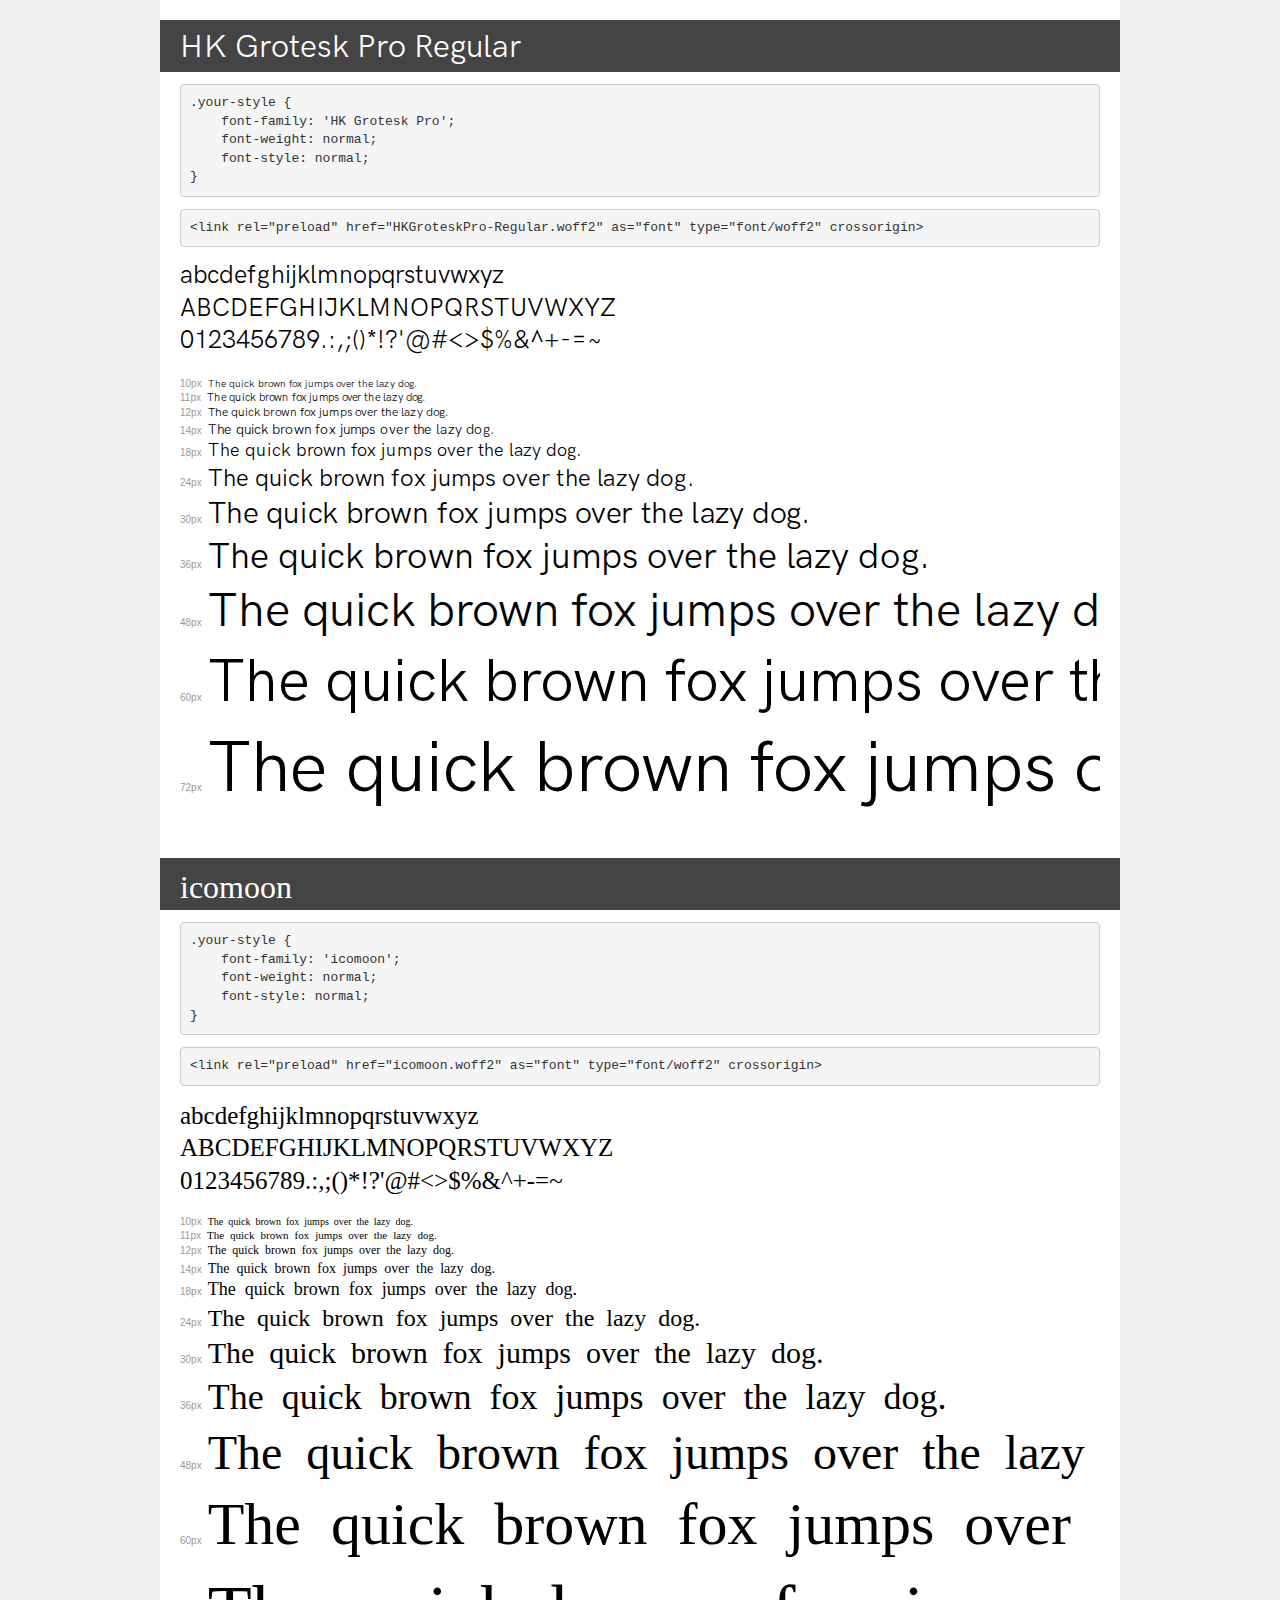
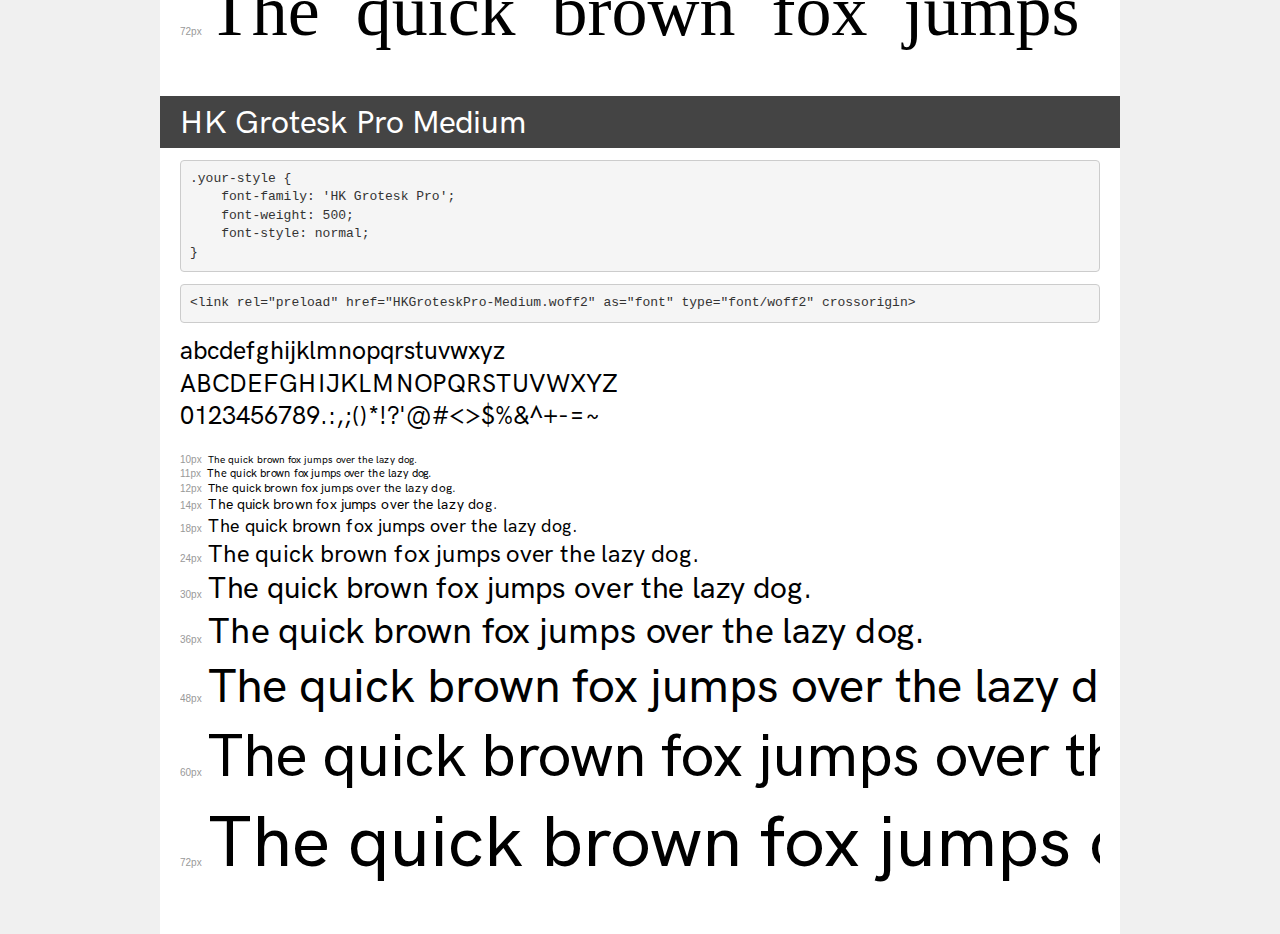
<file: fonts/demo.html>
<!DOCTYPE html>
<html lang="en">
<head>
    <meta charset="utf-8">
    <meta http-equiv="X-UA-Compatible" content="IE=edge">
    <meta name="viewport" content="width=device-width, initial-scale=1">
    <meta name="robots" content="noindex, noarchive">
    <meta name="format-detection" content="telephone=no">
    <title>Transfonter demo</title>
    <link href="stylesheet.css" rel="stylesheet">
    <style>
        /*
        http://meyerweb.com/eric/tools/css/reset/
        v2.0 | 20110126
        License: none (public domain)
        */
        html, body, div, span, applet, object, iframe,
        h1, h2, h3, h4, h5, h6, p, blockquote, pre,
        a, abbr, acronym, address, big, cite, code,
        del, dfn, em, img, ins, kbd, q, s, samp,
        small, strike, strong, sub, sup, tt, var,
        b, u, i, center,
        dl, dt, dd, ol, ul, li,
        fieldset, form, label, legend,
        table, caption, tbody, tfoot, thead, tr, th, td,
        article, aside, canvas, details, embed,
        figure, figcaption, footer, header, hgroup,
        menu, nav, output, ruby, section, summary,
        time, mark, audio, video {
            margin: 0;
            padding: 0;
            border: 0;
            font-size: 100%;
            font: inherit;
            vertical-align: baseline;
        }
        /* HTML5 display-role reset for older browsers */
        article, aside, details, figcaption, figure,
        footer, header, hgroup, menu, nav, section {
            display: block;
        }
        body {
            line-height: 1;
        }
        ol, ul {
            list-style: none;
        }
        blockquote, q {
            quotes: none;
        }
        blockquote:before, blockquote:after,
        q:before, q:after {
            content: '';
            content: none;
        }
        table {
            border-collapse: collapse;
            border-spacing: 0;
        }
        /* demo styles */
        body {
            background: #f0f0f0;
            color: #000;
        }
        .page {
            background: #fff;
            width: 920px;
            margin: 0 auto;
            padding: 20px 20px 0 20px;
            overflow: hidden;
        }
        .font-container {
            overflow-x: auto;
            overflow-y: hidden;
            margin-bottom: 40px;
            line-height: 1.3;
            white-space: nowrap;
            padding-bottom: 5px;
        }
        h1 {
            position: relative;
            background: #444;
            font-size: 32px;
            color: #fff;
            padding: 10px 20px;
            margin: 0 -20px 12px -20px;
        }
        .letters {
            font-size: 25px;
            margin-bottom: 20px;
        }
        .s10:before {
            content: '10px';
        }
        .s11:before {
            content: '11px';
        }
        .s12:before {
            content: '12px';
        }
        .s14:before {
            content: '14px';
        }
        .s18:before {
            content: '18px';
        }
        .s24:before {
            content: '24px';
        }
        .s30:before {
            content: '30px';
        }
        .s36:before {
            content: '36px';
        }
        .s48:before {
            content: '48px';
        }
        .s60:before {
            content: '60px';
        }
        .s72:before {
            content: '72px';
        }
        .s10:before, .s11:before, .s12:before, .s14:before,
        .s18:before, .s24:before, .s30:before, .s36:before,
        .s48:before, .s60:before, .s72:before {
            font-family: Arial, sans-serif;
            font-size: 10px;
            font-weight: normal;
            font-style: normal;
            color: #999;
            padding-right: 6px;
        }
        pre {
            display: block;
            padding: 9px;
            margin: 0 0 12px;
            font-family: Monaco, Menlo, Consolas, "Courier New", monospace;
            font-size: 13px;
            line-height: 1.428571429;
            color: #333;
            font-weight: normal;
            font-style: normal;
            background-color: #f5f5f5;
            border: 1px solid #ccc;
            overflow-x: auto;
            border-radius: 4px;
        }
        /* responsive */
        @media (max-width: 959px) {
            .page {
                width: auto;
                margin: 0;
            }
        }
    </style>
</head>
<body>
<div class="page">
    <div class="demo">
        <h1 style="font-family: 'HK Grotesk Pro'; font-weight: normal; font-style: normal;">HK Grotesk Pro Regular</h1>
        <pre title="Usage">.your-style {
    font-family: 'HK Grotesk Pro';
    font-weight: normal;
    font-style: normal;
}</pre>
        <pre title="Preload (optional)">
&lt;link rel=&quot;preload&quot; href=&quot;HKGroteskPro-Regular.woff2&quot; as=&quot;font&quot; type=&quot;font/woff2&quot; crossorigin&gt;</pre>
        <div class="font-container" style="font-family: 'HK Grotesk Pro'; font-weight: normal; font-style: normal;">
            <p class="letters">
                abcdefghijklmnopqrstuvwxyz<br>
ABCDEFGHIJKLMNOPQRSTUVWXYZ<br>
                0123456789.:,;()*!?'@#&lt;&gt;$%&^+-=~
            </p>
            <p class="s10" style="font-size: 10px;">The quick brown fox jumps over the lazy dog.</p>
            <p class="s11" style="font-size: 11px;">The quick brown fox jumps over the lazy dog.</p>
            <p class="s12" style="font-size: 12px;">The quick brown fox jumps over the lazy dog.</p>
            <p class="s14" style="font-size: 14px;">The quick brown fox jumps over the lazy dog.</p>
            <p class="s18" style="font-size: 18px;">The quick brown fox jumps over the lazy dog.</p>
            <p class="s24" style="font-size: 24px;">The quick brown fox jumps over the lazy dog.</p>
            <p class="s30" style="font-size: 30px;">The quick brown fox jumps over the lazy dog.</p>
            <p class="s36" style="font-size: 36px;">The quick brown fox jumps over the lazy dog.</p>
            <p class="s48" style="font-size: 48px;">The quick brown fox jumps over the lazy dog.</p>
            <p class="s60" style="font-size: 60px;">The quick brown fox jumps over the lazy dog.</p>
            <p class="s72" style="font-size: 72px;">The quick brown fox jumps over the lazy dog.</p>
        </div>
    </div>

    <div class="demo">
        <h1 style="font-family: 'icomoon'; font-weight: normal; font-style: normal;">icomoon</h1>
        <pre title="Usage">.your-style {
    font-family: 'icomoon';
    font-weight: normal;
    font-style: normal;
}</pre>
        <pre title="Preload (optional)">
&lt;link rel=&quot;preload&quot; href=&quot;icomoon.woff2&quot; as=&quot;font&quot; type=&quot;font/woff2&quot; crossorigin&gt;</pre>
        <div class="font-container" style="font-family: 'icomoon'; font-weight: normal; font-style: normal;">
            <p class="letters">
                abcdefghijklmnopqrstuvwxyz<br>
ABCDEFGHIJKLMNOPQRSTUVWXYZ<br>
                0123456789.:,;()*!?'@#&lt;&gt;$%&^+-=~
            </p>
            <p class="s10" style="font-size: 10px;">The quick brown fox jumps over the lazy dog.</p>
            <p class="s11" style="font-size: 11px;">The quick brown fox jumps over the lazy dog.</p>
            <p class="s12" style="font-size: 12px;">The quick brown fox jumps over the lazy dog.</p>
            <p class="s14" style="font-size: 14px;">The quick brown fox jumps over the lazy dog.</p>
            <p class="s18" style="font-size: 18px;">The quick brown fox jumps over the lazy dog.</p>
            <p class="s24" style="font-size: 24px;">The quick brown fox jumps over the lazy dog.</p>
            <p class="s30" style="font-size: 30px;">The quick brown fox jumps over the lazy dog.</p>
            <p class="s36" style="font-size: 36px;">The quick brown fox jumps over the lazy dog.</p>
            <p class="s48" style="font-size: 48px;">The quick brown fox jumps over the lazy dog.</p>
            <p class="s60" style="font-size: 60px;">The quick brown fox jumps over the lazy dog.</p>
            <p class="s72" style="font-size: 72px;">The quick brown fox jumps over the lazy dog.</p>
        </div>
    </div>

    <div class="demo">
        <h1 style="font-family: 'HK Grotesk Pro'; font-weight: 500; font-style: normal;">HK Grotesk Pro Medium</h1>
        <pre title="Usage">.your-style {
    font-family: 'HK Grotesk Pro';
    font-weight: 500;
    font-style: normal;
}</pre>
        <pre title="Preload (optional)">
&lt;link rel=&quot;preload&quot; href=&quot;HKGroteskPro-Medium.woff2&quot; as=&quot;font&quot; type=&quot;font/woff2&quot; crossorigin&gt;</pre>
        <div class="font-container" style="font-family: 'HK Grotesk Pro'; font-weight: 500; font-style: normal;">
            <p class="letters">
                abcdefghijklmnopqrstuvwxyz<br>
ABCDEFGHIJKLMNOPQRSTUVWXYZ<br>
                0123456789.:,;()*!?'@#&lt;&gt;$%&^+-=~
            </p>
            <p class="s10" style="font-size: 10px;">The quick brown fox jumps over the lazy dog.</p>
            <p class="s11" style="font-size: 11px;">The quick brown fox jumps over the lazy dog.</p>
            <p class="s12" style="font-size: 12px;">The quick brown fox jumps over the lazy dog.</p>
            <p class="s14" style="font-size: 14px;">The quick brown fox jumps over the lazy dog.</p>
            <p class="s18" style="font-size: 18px;">The quick brown fox jumps over the lazy dog.</p>
            <p class="s24" style="font-size: 24px;">The quick brown fox jumps over the lazy dog.</p>
            <p class="s30" style="font-size: 30px;">The quick brown fox jumps over the lazy dog.</p>
            <p class="s36" style="font-size: 36px;">The quick brown fox jumps over the lazy dog.</p>
            <p class="s48" style="font-size: 48px;">The quick brown fox jumps over the lazy dog.</p>
            <p class="s60" style="font-size: 60px;">The quick brown fox jumps over the lazy dog.</p>
            <p class="s72" style="font-size: 72px;">The quick brown fox jumps over the lazy dog.</p>
        </div>
    </div>

</div>
</body>
</html>
</file>
<file: css/style.css>
@font-face {
    font-family: 'HK Grotesk Pro';
    src: url('../fonts/HKGroteskPro-Regular.eot');
    src: url('../fonts/HKGroteskPro-Regular.eot?#iefix') format('embedded-opentype'),
        url('../fonts/HKGroteskPro-Regular.woff2') format('woff2'),
        url('../fonts/HKGroteskPro-Regular.woff') format('woff'),
        url('../fonts/HKGroteskPro-Regular.ttf') format('truetype'),
        url('../fonts/HKGroteskPro-Regular.svg#HKGroteskPro-Regular') format('svg');
    font-weight: normal;
    font-style: normal;
    font-display: swap;
}

@font-face {
    font-family: 'icomoon';
    src: url('../fonts/icomoon.eot');
    src: url('../fonts/icomoon.eot?#iefix') format('embedded-opentype'),
        url('../fonts/icomoon.woff2') format('woff2'),
        url('../fonts/icomoon.woff') format('woff'),
        url('../fonts/icomoon.ttf') format('truetype'),
        url('../fonts/icomoon.svg#icomoon') format('svg');
    font-weight: normal;
    font-style: normal;
    font-display: swap;
}

@font-face {
    font-family: 'HK Grotesk Pro';
    src: url('../fonts/HKGroteskPro-Medium.eot');
    src: url('../fonts/HKGroteskPro-Medium.eot?#iefix') format('embedded-opentype'),
        url('../fonts/HKGroteskPro-Medium.woff2') format('woff2'),
        url('../fonts/HKGroteskPro-Medium.woff') format('woff'),
        url('../fonts/HKGroteskPro-Medium.ttf') format('truetype'),
        url('../fonts/HKGroteskPro-Medium.svg#HKGroteskPro-Medium') format('svg');
    font-weight: 500;
    font-style: normal;
    font-display: swap;
}




* {
    box-sizing: border-box;
}
body {
    margin: 0;
}
body, html {
    overflow-x: hidden;
} 
.navbar {
    padding-top: 20px;
    padding-bottom: 20px;
    margin-bottom: 0;
}
.navbar-divice {
    width: 100%;
    display: flex;
    justify-content: space-between;
}
.nav-menu {
    display: flex;
    width: 100%;
}
.navbar-inverse {
    background-color: #fff;
    border-color: #fff;
}
.navbar-inverse .navbar-toggle {
    border-color: #fff;
}
.navbar-inverse .navbar-toggle .icon-bar {
    background-color: #a7b2c7;
}
.navbar-inverse .navbar-toggle:focus, .navbar-inverse .navbar-toggle:hover {
    background-color: #fff;

}
.navbar-inverse .navbar-toggle .icon-bar:hover {
    border-color: #a7b2c7;
}
.navbar-inverse .navbar-nav>li>a {
    text-decoration: none;
    font-size: 17px;
    color: #506690;
    font-family: 'HK Grotesk Pro';
    font-weight: 500;
}
.navbar-inverse .navbar-nav>li>a:hover {
    color: #335eea;
    
}
.btn-group-lg>.btn, .btn-lg {
    font-family: 'HK Grotesk Pro';
    font-weight: 500;
}
.btn-primary {
    border-color: #fff;
    background-color: #335eea;
}

.bannar {
    padding-top: 50px;
    padding-bottom: 50px;
}
.bannar .row {
    display: flex;
    flex-wrap: wrap;
    align-items: center;
}
.col-text h1 {
    margin: 0;
    line-height: 57px;
    font-weight: 300;
    font-size: 48px;
    font-family: 'HK Grotesk Pro';
}

.col-p {
    margin: 0;
    padding-top: 18px;
    padding-bottom: 20px;
    line-height: 35px;
    font-size: 20px;
    color: #869ab8!important;
    font-family: 'HK Grotesk Pro';
}
.col-botton {
    padding: 30px 0;
}
.col-button-box {
    display: flex;
    flex-wrap: wrap;
    margin: 0 -5px;
}
.botton-box-1 {
    padding: 0 5px;
    
}
.botton-box-1 a {
    border: none;
    font-family: 'HK Grotesk Pro';
    font-weight: 500;
    font-size: 18px;
    color: #fff;
    padding: 17px 25px;
    border-radius: 5px;
    background-color: #335eea;
    transition: all .4s ease-in-out;
    display: inline-block;
    
}
.botton-box-1 a:hover {
    transform: translateY(-3px);
    box-shadow: 0 6px 12px 9px rgb(21 41 100 / 5%);
    color: #fff;
    text-decoration: none;
}
.button-box-2 {
    padding: 0 5px;
    
}
.button-box-2 a {
    border: none;
    padding: 17px 25px;
    font-family: 'HK Grotesk Pro';
    font-weight: 500;
    font-size: 18px;
    color: #4e73ed;
    background-color: #eaeffd;
    border-radius: 5px;
    transition: all .4s ease-in-out;
   display: inline-block;
    
}
.button-box-2 a:hover {
    transform: translateY(-3px);
    box-shadow: 0 6px 12px 9px rgb(21 41 100 / 5%);
    color: #4e73ed;
    text-decoration: none;
}


.col-button-box .botton-box-1 i {
    font-size: 14px;
    padding-left: 10px;
    color: #fff;
}

.feature {
    padding-top: 60px;
    padding-bottom: 80px;
    border-bottom: 1px solid #f1f4f8;
}
.col-icon svg {
    width: 48px;
    height: auto;
} 
.feature-h {
    margin: 0;
    padding: 10px 0;
    font-size: 24px;
    line-height: 25px;
    font-family: 'HK Grotesk Pro';
    color: #161c2d;
}
.feature-p {
    font-size: 19px;
    line-height: 25px;
    font-family: 'HK Grotesk Pro';
    color: #969ab8;
}
.app {
    padding-top: 60px;
    padding-bottom: 50px;
    border-bottom: 1px solid #f1f4f8;
}
.col-pic {
    transform: scale(0.8);
    color: #869ab8!important;
}

.testimonials {
    padding-top: 50px;
    padding-bottom: 50px;
    background-color: #f9fbfd;
}
.testimonials .row {
    display: flex;
    flex-wrap: wrap;
    align-items: center;
    margin: 0 -15px;
    
}
.testimonials .col-box {
    padding: 0 0 15px;
    transition: all .4s ease-in-out;
    box-shadow: 0 8px 22px 10px rgba(20, 45, 100, 0.1);
    background-color: #fff;
    border-radius: 8px;
}
.testimonials .col-box:hover {
    transform: translateY(-7px) ;
}
.col-box-card-body {
    margin: 30px 30px;
}
.input#inputname {
    margin: 15px 0;
}
input#inputEmail {
    margin: 15px 0;
}
input#inputPassword {
    margin: 15px 0;
}
.form-control {
    border: none;
    border-bottom: 1px solid #f1f4f8;
    box-shadow: unset;
    border-radius: unset;
    padding: 26px 0px;

}
.form-control:focus {
    border: none;
    border-bottom: 1px solid #f1f4f8;
    box-shadow: unset;
} 
.card-name {
    color: #86a0bc;
    font-family: 'HK Grotesk Pro';
    font-weight: 500;
    font-size: 17px;
}

.btn-primary:hover {
    border-color: unset;
    background-color: #389e80;
}
.btn.active.focus, .btn.active:focus, .btn.focus, .btn:active.focus, .btn:active:focus, .btn:focus  {
    outline: unset;
}
.btn-primary.focus, .btn-primary:focus  {
    background-color: unset;
    border-color: unset;
}
.card-button {
    font-family: 'HK Grotesk Pro';
    transition: all .4s ease-in-out;
    margin: 40px 0;
    background-color: #42ba96;
    padding: 16px 20px;
}
.card-button:hover {
    transform: translateY(-7px) ;
    box-shadow: 0 8px 22px 10px rgba(20, 45, 100, 0.1);
}

.col-img img {
   width: 100%;
   border-radius: 8px;
}

.col-box-text {
    margin: auto;
    width: 70%;
}

.col-box-text h2 {
    margin: 0;
    font-size: 32px;
    line-height: 38px;
    padding: 20px 0;
    font-family: 'HK Grotesk Pro';
}
.col-box-text span {
    color: #42ba96;
}
.col-box-text p {
    margin: 0;
    font-size: 18px;
    line-height: 26px;
    font-family: 'HK Grotesk Pro';
    color: #969ab8;
}
.col-box-text .row {
    display: flex;
    flex-wrap: wrap;

}
.check-box {
    padding: 25px 15px;
}
.col-guide {
    display: flex;
    flex-wrap: wrap;
}
.col-guide .icon {
   color: #48ba96;
}
.icon-text p {
    color: #48ba96;

}



.col-guide .icon i {
    border-radius: 100%;
    background-color: #e9f6f3;
    color: #72c2b7;
    font-size: 18px;
    padding: 4px;
    margin-bottom: 19px;
    margin-right: 6px;
}

.experience {
    padding-top: 30px;
    padding-bottom: 30px;
    background-color: #f9fbfd;
}
.experience .row {
    display: flex;
    flex-wrap: wrap;
    margin: 0 -15px;
    align-items: center;
}
.experience-box {
    padding-right: 50px;
}
.contant-row {
    display: flex;
    flex-wrap: wrap;
    margin: 0 -15px;
}
.experience-heading h3 {
    font-size: 32px;
    margin: 0;
    padding: 10px 0;
    line-height: 35px;
    font-family: 'HK Grotesk Pro';
    color: #161c2d;
}
.experience-heading span {
    color: #335eea;
}
.experience-heading p {
    margin: 0;
    font-size: 20px;
    padding: 10px 0;
    line-height: 28px;
    font-family: 'HK Grotesk Pro';
    color: #869ab8;
}
.experience-contant {
    padding-top: 20px;
}
.experience-contant-bottom {
    margin: 35px 0;
}
.content-icon {
    padding: 0 15px;
}
.content-icon svg {
    width: 48px;
    height: auto;
    margin: 0;
}

.content-text {
    width: 90%;
    padding: 0 15px;
}
.content-text p {
    margin:0;
    font-size: 20px;
    font-family: 'HK Grotesk Pro';
    font-weight: 500;
    color: #161c34;
}
.content-text span {
    font-size: 18px;
    font-family: 'HK Grotesk Pro';
    color: #869ab8;
}
.experience-img {
    width: 100%;
    box-shadow: 0 8px 22px 10px rgba(20, 45, 100, 0.1);
    transition: all .4s ease-in-out;
}
.experience-img:hover {
    transform: translateY(-7px);
}
.customer {
    padding-top: 60px;
    background-color: #f9fbfd;
}
.customer .container h2 {
    font-size: 31px;
    margin: 0;
    text-align: center;
    padding: 20px 0;
    font-family: 'HK Grotesk Pro';
    color: #161c34;
}
.customer .container p {
    margin: 0;
    font-family: 'HK Grotesk Pro';
    font-weight: 500;
    color: #869ab8; 
    text-align: center;
    padding: 20px 0;
    font-size: 19px;
}
.customer-icon-text {
    font-size: 20px;
    margin: 0;
    text-align: center;
    padding: 10px 0;
    font-family: 'HK Grotesk Pro';
    font-weight: 500;
    color: #414654;
    
}
.customer-box-bottom-text {
    text-transform: uppercase;
    text-align: center;
    padding: 12px 0;
    display: block;
    font-family: 'HK Grotesk Pro';
    font-weight: 500;
    color: #90a2be;
}

.customer-box {
    width: 80%;
    margin: 60px auto;
    background-color: #fff;
    border-radius: 4px;
    box-shadow: 0 8px 22px 10px rgba(20, 45, 100, 0.1);
    transition: all .4s ease-in-out;
}
.customer-box:hover {
    transform: translateY(-7px);
}

.customer-box-row {
    display: flex;
    flex-wrap: wrap;
    justify-content: center;
    margin: 0 -15px;
}
.customer-box-img {
    width: 40%;
    padding: 0 15px;
}

.customer-box-text {
    width: 60%;
    padding: 10px 60px;
}
.customer-box-img img {
    width: 100%;
    height: auto;
    border-radius: 4px;
}
.customer-box-tp {
    display: flex;
    flex-wrap: wrap;
    margin: -26px 0;
}
.customer-icon {
    width: 100%;
    height: auto;
    transform: scale(0.4);
    color: #FF5A5F!important;
}


.design {
    padding-top: 90px;
    padding-bottom: 30px;
    background-color: #eff2f6;
}
.design .row {
    display: flex;
    flex-wrap: wrap;
    align-items: center;
}
.design-col-text {
    padding: 0 30px;
}
.design-col-text h2 {
    margin: 0;
    font-size: 30px;
    line-height: 40px;
    font-family: 'HK Grotesk Pro';
}
.design-col-text p {
    color: #506690;
    font-family: 'HK Grotesk Pro';
    font-size: 19px;
    font-weight: 500;
    margin: 0;
    padding: 33px 0;
    line-height: 32px;
}

.design-col-row {
    display: flex;
    flex-wrap: wrap;
    margin: 0 -15px;
}
.col-pe {
    padding: 0 15px;
}
.col-pe h3 {
    margin: 0;
    font-family: 'HK Grotesk Pro';
}
.col-pe p {
    color: #506690;
    font-family: 'HK Grotesk Pro';
    font-size: 19px;
    font-weight: 500;
    margin: 0;
    padding: 5px 0;
    line-height: 32px;
}
.pricing {
    padding-top: 90px;
    padding-bottom: 30px;
    background-color: #eff2f6;
}
.pricing .pricing-top-row {
    display: flex;
    flex-wrap: wrap;
    justify-content: center;
}
.pricing-contant {
    width: 60%;
}
.pricing-contant-row {
    display: flex;
    flex-wrap: wrap;
    margin: 0 -15px;
    justify-content: center;
}
.pricing-contant h2{
    margin: 0;
    text-align: center;
    padding: 10px 0;
    color: #161c2d;
    font-family: 'HK Grotesk Pro';
    letter-spacing: 2px;
    font-size: 32px;
}
.pricing-contant p {
    margin: 0;
    text-align: center;
    font-size: 20px;
    padding: 25px 0;
    line-height: 30px;
    color: #506690;
    font-family: 'HK Grotesk Pro';
}

.pricing-contant-text {
    padding: 0 15px;
    font-size: 18px;
    font-family: 'HK Grotesk Pro';
    color: #869ec9;
}
.pricing-bottom-row {
    display: flex;
    flex-wrap: wrap;
    justify-content: center;
    margin: 90px 0 0;
}
.col-pricing-left {
    padding: 0;
    z-index: 1;
}
.col-pricing-right {
    padding: 40px 0;
}
.pricing-bottom-left {
    background-color: #fff;
    border-radius: 6px;
    box-shadow: 0 8px 22px 10px rgba(20, 45, 100, 0.1);
   
}


.pricing-bottom-contant {
    padding: 60px 0 10px;
    margin: 0 70px;
}
.pricing-bottom-contant span {
    display: block;
    text-align: center;
    background-color: #eaeffd;
    color: #335eea;
    border-radius: 20px;
    font-size: 15px;
    padding: 3px 0;
    margin: 0 40px;
    
}


.pricing-bottom-right {
    background-color: #ffffff;
    border-top-right-radius: 6px;
    border-bottom-right-radius: 6px;
    box-shadow: 0 8px 22px 10px rgba(20, 45, 100, 0.1);
    
}


.pricing-bottom-left-row {
    display: flex;
    flex-wrap: wrap;
    justify-content: center;
    width: 80%;
    margin: auto;
}
.pricing-bottom-right-row {
    display: flex;
    flex-wrap: wrap;
    justify-content: center;
    width: 80%;
    margin: auto;

}
.contant-1 {
    display: block;
    margin: 0;
    text-align: center;
    font-size: 50px;
    padding: 15px 0 0;
    font-family: 'HK Grotesk Pro';
}

.contant-p {
    text-align: center;
    margin: 0;
    color: #869ab8;
    font-size: 17px;
    padding: 10px 0;
    font-family: 'HK Grotesk Pro';
    font-weight: 500;
}
.pricing-contant-success ul{
   list-style: none;
   margin: 0;
   padding: 50px 0;
}
.pricing-contant-success li {
    display: flex;
    flex-wrap: wrap;
    align-items: center;
    margin: 0 -5px;
}
.pricing-contant-success li i {
    width: 24px;
    height: 24px;
    padding: 5px 5px;
    background-color: #ecf8f4;
    color: #79bd9c;
    border-radius: 50%;
    margin: 7px;
}
.pricing-contant-success li p {
    margin: 2px;
    padding: 5px 5px;
    font-size: 17px;
    font-family: 'HK Grotesk Pro';
}
.pricing-button {
    display: block;
    text-align: center;
}
.pricing-bottom-left .pricing-button {
    text-decoration: none;
    background-color: #335eea;
    color: #fff;
    font-size: 18px;
    font-family: 'HK Grotesk Pro';
    font-weight: 500;
    padding: 20px 0;
    border-bottom-left-radius: 6px;
    border-bottom-right-radius: 6px;
}
.pricing-bottom-right-text p {
    margin: 0;
    font-size: 20px;
    color: #869ab8;
    text-align: center;
    line-height: 31px;
    padding: 80px 0;

}
.pricing-button-contact {
    display: block;
    text-align: center;
    background-color: #d9e2ef;
    color: #506690;
    font-family: 'HK Grotesk Pro';
    font-weight: 500;
    font-size: 18px;
    padding: 20px 0;
    border-bottom-right-radius: 6px;
}
.pricing-button-contact:hover {
    text-decoration: none;
}
.buy {
    padding-top: 90px;
    padding-bottom: 60px;
    background-color: #1b2a4e;
}
.buy .row {
    display: flex;
    flex-wrap: wrap;
   
}
.buy-contant {
    padding: 0 15px;
    
}
.col-client {
    display: flex;
    flex-wrap: wrap;
    padding: 10px 0;
}
.client-icon {
    width: 50px;
}
.client-icon i {
    width: 24px;
    height: 24px;
    border-radius: 50%;
    background-color: #42ba96;
    color: #fff;
    padding: 5px 8px;
}
.client-text {
    width: calc(100% - 50px);
}
.client-text p {
    margin: 0;
    color: #ffffff;
    font-size: 18px;
    font-family: 'HK Grotesk Pro';
    font-weight: 500;
}
.client-text span {
    margin: 0;
    color: #6a9ab8;
    font-size: 17px;
    display: block;
    padding: 8px 0;
    font-family: 'HK Grotesk Pro';
}
.client-bottom-box {
    display: flex;
    flex-wrap: wrap;
    justify-content: center;
}
.col-client-text {
    display: flex;
    justify-content: center;
}

.col-client-bottom {
    margin: 30px 0 0;
}

.col-client-bottom span {
    display: block;
    text-align: center;
    color: #506690;
    background-color: #203055;
    font-family: 'HK Grotesk Pro';
    border-radius: 20px;
    text-transform: uppercase;
    padding: 5px 10px;
    letter-spacing: 1px;
    font-size: 12px;
   
}
.col-client-bottom h2 {
    text-align: center;
    color: #fff;
    font-family: 'HK Grotesk Pro';
    font-size: 35px;
    margin: 0;
    padding: 22px 0 16px;
}
.col-client-bottom p {
    text-align: center;
    color: #7f9ab5;
    font-family: 'HK Grotesk Pro';
    margin: 0;
    font-size: 21px;
}
.client-button {
    display: flex;
    justify-content: center;
    
}
.col-client-bottom .client-button a{
    text-decoration: none;
    color: #fff;
    font-family: 'HK Grotesk Pro';
    font-weight: 500;
    margin: 75px 0;
    background-color: #42ba96;
    padding: 16px 16px;
    font-size: 18px;
    border-radius: 5px;
    transition: all .4s ease-in-out;
}
.col-client-bottom .client-button i {
   padding: 0 7px;
}
.col-client-bottom .client-button a:hover {
    transform: translateY(-5px);
    background-color: #359578;
}
.footer {
    padding-top: 90px;
    padding-bottom: 90px;
    background-color: #f1f4f8;
}
.footer-img img {
   padding: 10px 0;
}
.footer-img p {
    margin: 0;
    font-family: 'HK Grotesk Pro';
    color: #506690;
    font-size: 18px;
    padding: 6px 0;
}
.footer-media ul {
    list-style: none;
    display: flex;
    flex-wrap: wrap;
    margin: 0;
    padding: 0;
}
.footer-media li a i {
    padding: 3px 15px 0px 0px;
    color: #869ab8;
    font-size: 22px;
}
.footer-col-bottom .row {
    display: flex;
    flex-wrap: wrap;
}
.footer-bottom-text {
    margin: 20px 0 0;
}
.footer-col-bottom .footer-bottom-text h6 {
   margin: 0;
   text-transform: uppercase;
   font-family: 'HK Grotesk Pro';
   color: #506690;
   font-size: 13px;
}
.footer-col-bottom .footer-bottom-text ul {
   list-style: none;
   margin: 0;
   padding: 0;
}
.footer-col-bottom .footer-bottom-text li a {
    text-decoration: none;
    font-family: 'HK Grotesk Pro';
    color: #869ab8;
    font-size: 17px;
    margin: 10px 0;
    display: block;
}
.footer-col-bottom .footer-bottom-text li a:hover {
    text-decoration: underline;
    color: #869abe;
}

@media (min-width: 768px) {
    .hide-desktop {
        display: none;
    }
}
@media (max-width: 991px) {
    
    .bannar {
        padding-top: 10px;
        padding-bottom: 10px;
    }
    .col-text h1 {
        font-size: 31px;
        line-height: 40px;
    }
    .botton-box-1 a {
        padding: 12px 9px;
    }
    .button-box-2 a {
        padding: 12px 9px;
    }
    .feature {
        padding-top: 35px;
        padding-bottom: 60px;
    }
    .app  {
        padding-top: 40px;
        padding-bottom: 40px;
    }
    .col-pic {
        transform: scale(0.9);
    }
    .col-box-text {
        width: 80%;
    }
    .col-box-text h2 {
        font-size: 26px;
        line-height: 29px;
    }
    .testimonials {
        padding-bottom: 40px;
    }
    .check-box {
        padding: 27px 15px 0;
    }
    .col-guide .icon i {
        margin-bottom: 8px;
    }
    .experience-box  {
        padding-right: 0px;
    }
    .experience-heading h3  {
        font-size: 22px;
        padding: 10px 0 4px;
        line-height: 30px;
    }
    .experience-contant {
        padding-top: 6px;
    }
    .content-text p {
        font-size: 19px;
    }
    .content-text span {
        padding-top: 6px;
        display: block;
    }
    .customer {
        padding-top: 40px;
    }
    .customer .container h2 {
        font-size: 27px;
        padding: 16px 0;
    }
    .customer .container p {
        padding: 8px 0;
        font-size: 16px;
    }
    .customer-box-bottom-text {
        padding: 8px 0;
        font-size: 13px;
    }
    .design {
        padding-top: 55px;
    }
    .design-col-text  {
        padding: 0;
    }
    .design-col-text h2 {
        font-size: 25px;
        line-height: 35px;
        padding: 30px 0 0;
    }
    .design-col-text p {
        padding: 19px 0;
        line-height: 27px;
    }
    .col-pe {
        padding: 15px 15px;
    }
    .col-pe p {
        padding: 20px 0;
        line-height: 0;
    }
    .pricing {
        padding-top: 30px;
    }
    .pricing-contant {
        width: 70%;
    }
    .pricing-contant h2 {
        letter-spacing: 0px;
        font-size: 28px;
    }
    .pricing-contant p {
        font-size: 17px;
        padding: 20px 0;
        line-height: 26px;
    }
    .pricing-bottom-left-row {
        width: 100%;
    }
    .pricing-bottom-contant {
        margin: 0 15px;
    }
    .contant-1 {
        font-size: 44px;
        padding: 7px 0 0;
    }
    .pricing-contant-success ul  {
        padding: 20px 0 45px;
    }
    .pricing-contant-success li {
        margin: 0 -11px;
    }
    .pricing-contant-success li i {
        margin: 4px 0 2px 0;
    }
    .pricing-contant-success li p {
        margin: 0;
        font-size: 15px;
        padding: 4px 0 0 23px;
    }
    .pricing-bottom-right-row {
        width: 100%;
    }
    .pricing-bottom-right-text p {
        font-size: 18px;
        line-height: 25px;
        padding: 40px 0 79px;
    }
    .buy {
        padding-top: 55px;
        padding-bottom: 20px
    }
    .col-client-bottom {
        margin: 20px 0 0;
    }
    .col-client-bottom h2  {
        font-size: 32px;
    }
    .col-client-bottom p {
        font-size: 20px;
    }
}
@media (max-width: 767px) {
    .navbar-divice {
        display: contents;
    }
    .nav-menu {
        display: contents;
    }
    
    .bannar .row  {
        flex-direction: column-reverse;
    }
    .col-text h1 {
        text-align: center;
        padding: 20px 0 0;
    } 
    .col-p {
        text-align: center;
    }
    .app .row {
        width: 90%;
        margin: auto;
    }
    .col-pic {
        transform: scale(0.7);
    }
    .testimonials .row {
        flex-direction: column-reverse;
    }
    .col-box-text .row {
        flex-direction: column;
        align-items: flex-start;
    }
    .col-guide .icon i {
        margin-bottom: 18px;
    }
    .testimonials .col-box  {
        margin: 60px 0 0;
    }
    .customer-box {
        width: 430px;
        height: auto;
    }
    .customer-box-img {
        width: 100%;
    }
    .customer-box-text {
        width: 100%;
    }
    .design .row {
        flex-direction: column-reverse;
    }
    .col-pricing-left {
        width: 60%;
    }
    .col-pricing-right {
        width: 60%;
    }
    .footer-col-bottom {
        margin: 20px 0 0;
    }

    .hide-mobile {
        display: none;
    }
}
@media (max-width: 575px) {
    
    
    .col-text h1  {
        font-size: 26px;
        line-height: 32px;
    }
    .col-p  {
        font-size: 18px;
        line-height: 29px;
    }
    .botton-box-1 a  {
        font-size: 16px;
        margin: 0px 0 10px;
    }
    .button-box-2 a {
        font-size: 16px;
        padding: 12px 18px;
    }
    .feature  {
        padding-bottom: 30px;
    }
    .feature-h {
        margin: 0;
        padding: 8px 0;
        font-size: 20px;
    }
    .feature-p {
        font-size: 17px;
    }
    .icon-box {
        margin: 30px 0;
    }
    .app {
        padding-top: 33px;
        padding-bottom: 33px;
    }

    .app .app-logo-column {
        width: 50%;
    }
    .col-pic svg {
        margin: 10px 0;
    }
    .col-pic {
        transform: scale(0.9);
    }
    .testimonials  {
        padding-top: 20px;
    }
    .card-name {
        font-size: 16px;
    }
    .card-button {
        font-size: 15px;
        text-align: center;
        padding: 16px 8px;
    }
    .col-box-text {
        width: 100%;
    }
    .col-box-text h2 {
        font-size: 23px;
        line-height: 27px;
        padding: 10px 0;
    }
    .col-box-text p  {
        font-size: 17px;
    }
    .testimonials .col-box  {
        margin: 32px 0 0;
        padding: 0 0 1px;
    }
    .form-control {
        padding: 18px 0px;
    }
    .col-box-card-body {
        margin: 20px 20px;
    }
    .experience {
        padding-top: 0px;
    }
    .experience-heading h3 {
        margin: 0;
        font-size: 21px;
        padding: 4px 0 4px;
        line-height: 24px;
    }
    .content-icon svg  {
        margin: 0;
    }
    .content-text {
        width: 100%;
        margin-top: 0;
    }
    .content-text p {
        font-size: 18px;
    }
    .content-text span {
        padding-top: 3px;
        margin: 0;
        font-size: 17px;
    }
    .experience-contant-bottom {
        margin: 25px 0;
    }
    .experience .img-fluid {
        margin: 18px 0;
    }
    .customer  {
        padding-top: 10px;
    }
    .customer-box {
        width: 100%;
    }
    .customer .container h2  {
        font-size: 21px;
        padding: 10px 0;
    }
    .customer .container p  {
        padding: 3px 0;
        font-size: 17px;
    }
    .customer-box-tp {
        margin: 0 0 -9px;
    }
    .customer-box-bottom-text {
        padding: 18px 0;
    }
    .design-col-text h2 {
        font-size: 21px;
        line-height: 28px;
        padding: 37px 0 0;
    }
    .design-col-text p {
        padding: 12px 0;
        font-size: 18px;
    }
    .col-pe {
        padding: 5px 12px;
    }
    .col-pe h3 {
        font-size: 21px;
    }
    .col-pe p {
        font-size: 17px;
    }
    .design {
        padding-bottom: 20px;
    }
    .pricing {
        padding-top: 10px;
    }
    .pricing-contant h2 {
        font-size: 21px;
    }
    .pricing-contant p {
        padding: 11px 0;
    }
    .pricing-bottom-row {
        margin: 35px 0 0;
    }
    .pricing-bottom-contant  {
        padding: 30px 0 10px;
    }
    .pricing-contant-success ul {
        padding: 10px 0 35px;
    }
    .pricing-contant-success li {
        margin: 10px -20px;
    }
    .pricing-contant-success li p {
        padding: 4px 0 0 14px;
    }
    .pricing-bottom-left .pricing-button {
        font-size: 16px;
        padding: 12px 0;
    }
    .pricing-bottom-right-text p {
        font-size: 17px;
        line-height: 24px;
        padding: 25px 0 45px;
    }
    .pricing-button-contact {
        font-size: 16px;
        padding: 16px 0;
    }
    .col-client-bottom h2 {
        font-size: 25px;
    }
    .col-client-bottom p {
        font-size: 19px;
    }
    .col-client-bottom .client-button a {
        margin: 45px 0;
        font-size: 16px;
    }
    .col-pricing-left {
        width: 90%;
    }
    .col-pricing-right {
        width: 90%;
    }
    .footer {
        padding-top: 35px;
        padding-bottom: 35px;
    }
    .footer-img p {
        padding: 0px 0;
    }
}
</file>
<file: fonts/stylesheet.css>
@font-face {
    font-family: 'HK Grotesk Pro';
    src: url('HKGroteskPro-Regular.eot');
    src: url('HKGroteskPro-Regular.eot?#iefix') format('embedded-opentype'),
        url('HKGroteskPro-Regular.woff2') format('woff2'),
        url('HKGroteskPro-Regular.woff') format('woff'),
        url('HKGroteskPro-Regular.ttf') format('truetype'),
        url('HKGroteskPro-Regular.svg#HKGroteskPro-Regular') format('svg');
    font-weight: normal;
    font-style: normal;
    font-display: swap;
}

@font-face {
    font-family: 'icomoon';
    src: url('icomoon.eot');
    src: url('icomoon.eot?#iefix') format('embedded-opentype'),
        url('icomoon.woff2') format('woff2'),
        url('icomoon.woff') format('woff'),
        url('icomoon.ttf') format('truetype'),
        url('icomoon.svg#icomoon') format('svg');
    font-weight: normal;
    font-style: normal;
    font-display: swap;
}

@font-face {
    font-family: 'HK Grotesk Pro';
    src: url('HKGroteskPro-Medium.eot');
    src: url('HKGroteskPro-Medium.eot?#iefix') format('embedded-opentype'),
        url('HKGroteskPro-Medium.woff2') format('woff2'),
        url('HKGroteskPro-Medium.woff') format('woff'),
        url('HKGroteskPro-Medium.ttf') format('truetype'),
        url('HKGroteskPro-Medium.svg#HKGroteskPro-Medium') format('svg');
    font-weight: 500;
    font-style: normal;
    font-display: swap;
}
</file>
